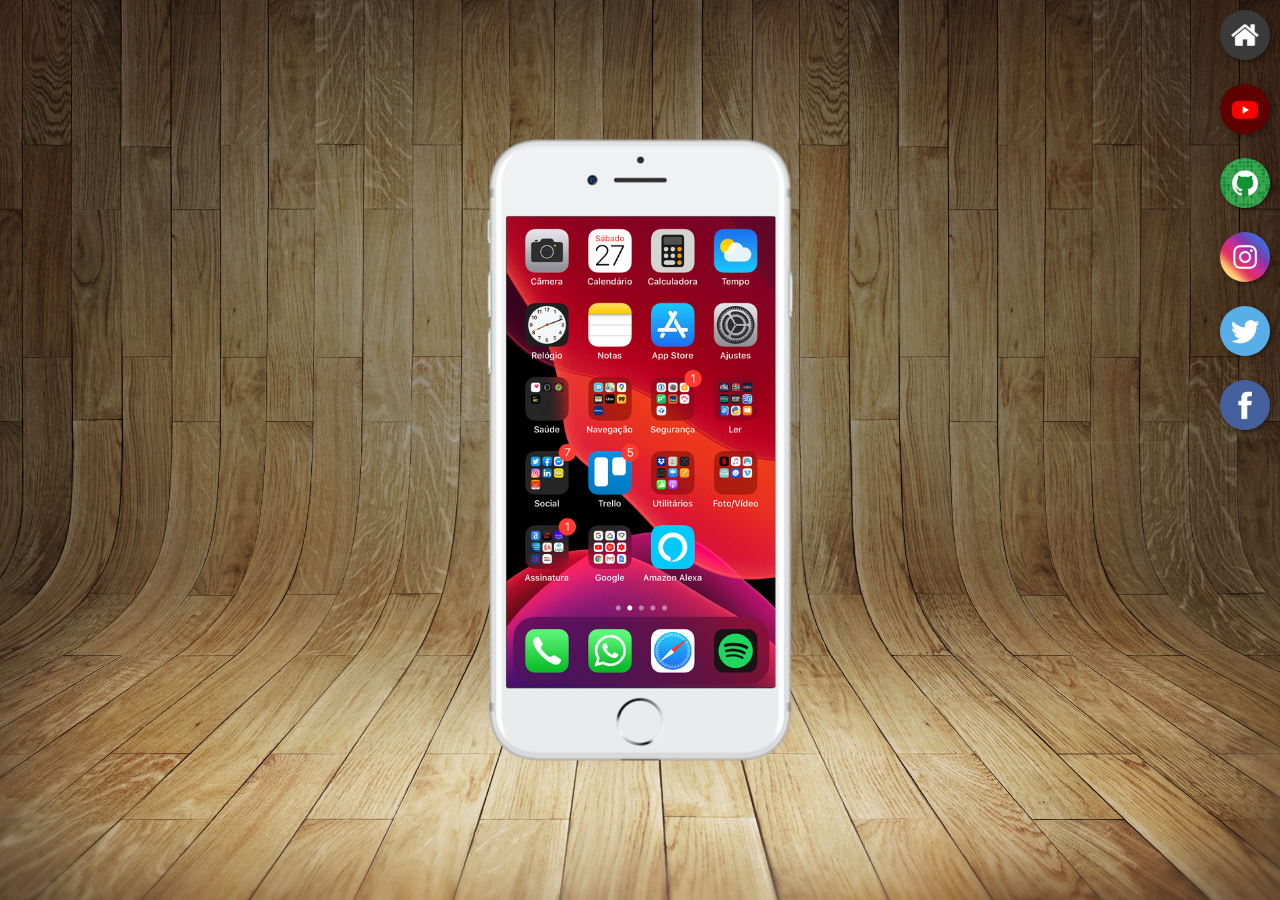
<file: index.html>
<!DOCTYPE html>
<html lang="pt-br">
<head>
    <meta charset="UTF-8">
    <meta name="viewport" content="width=device-width, initial-scale=1.0">
    <link rel="shortcut icon" href="favicon.ico" type="image/x-icon">
    <link rel="stylesheet" href="estilos/style.css">
    <title>Projeto Redes Sociais</title>
</head>
<body>
    <main>
        <section id="telefone">
            <iframe src="home.html" name="tela" id="tela" frameborder="0">
                Seu navegador não é compatível com isso!
            </iframe>
        </section>
        <section id="redes-sociais">
            <a href="home.html" target="tela"><img src="imagens/logo-home.jpg" alt="home"></a><br>
            <a href="youtube.html" target="tela"><img src="imagens/logo-youtube.jpg" alt="youtube"></a><br>
            <a href="github.html" target="tela"><img src="imagens/logo-github.jpg" alt="github"></a><br>
            <a href="instagram.html" target="tela"><img src="imagens/logo-instagram.jpg" alt="instagram"></a><br>
            <a href="twitter.html" target="tela"><img src="imagens/logo-twitter.jpg" alt=""></a><br>
            <a href="facebook.html" target="tela"><img src="imagens/logo-facebook.jpg" alt=""></a>
        </section>
    </main>
</body>
</html>
</file>
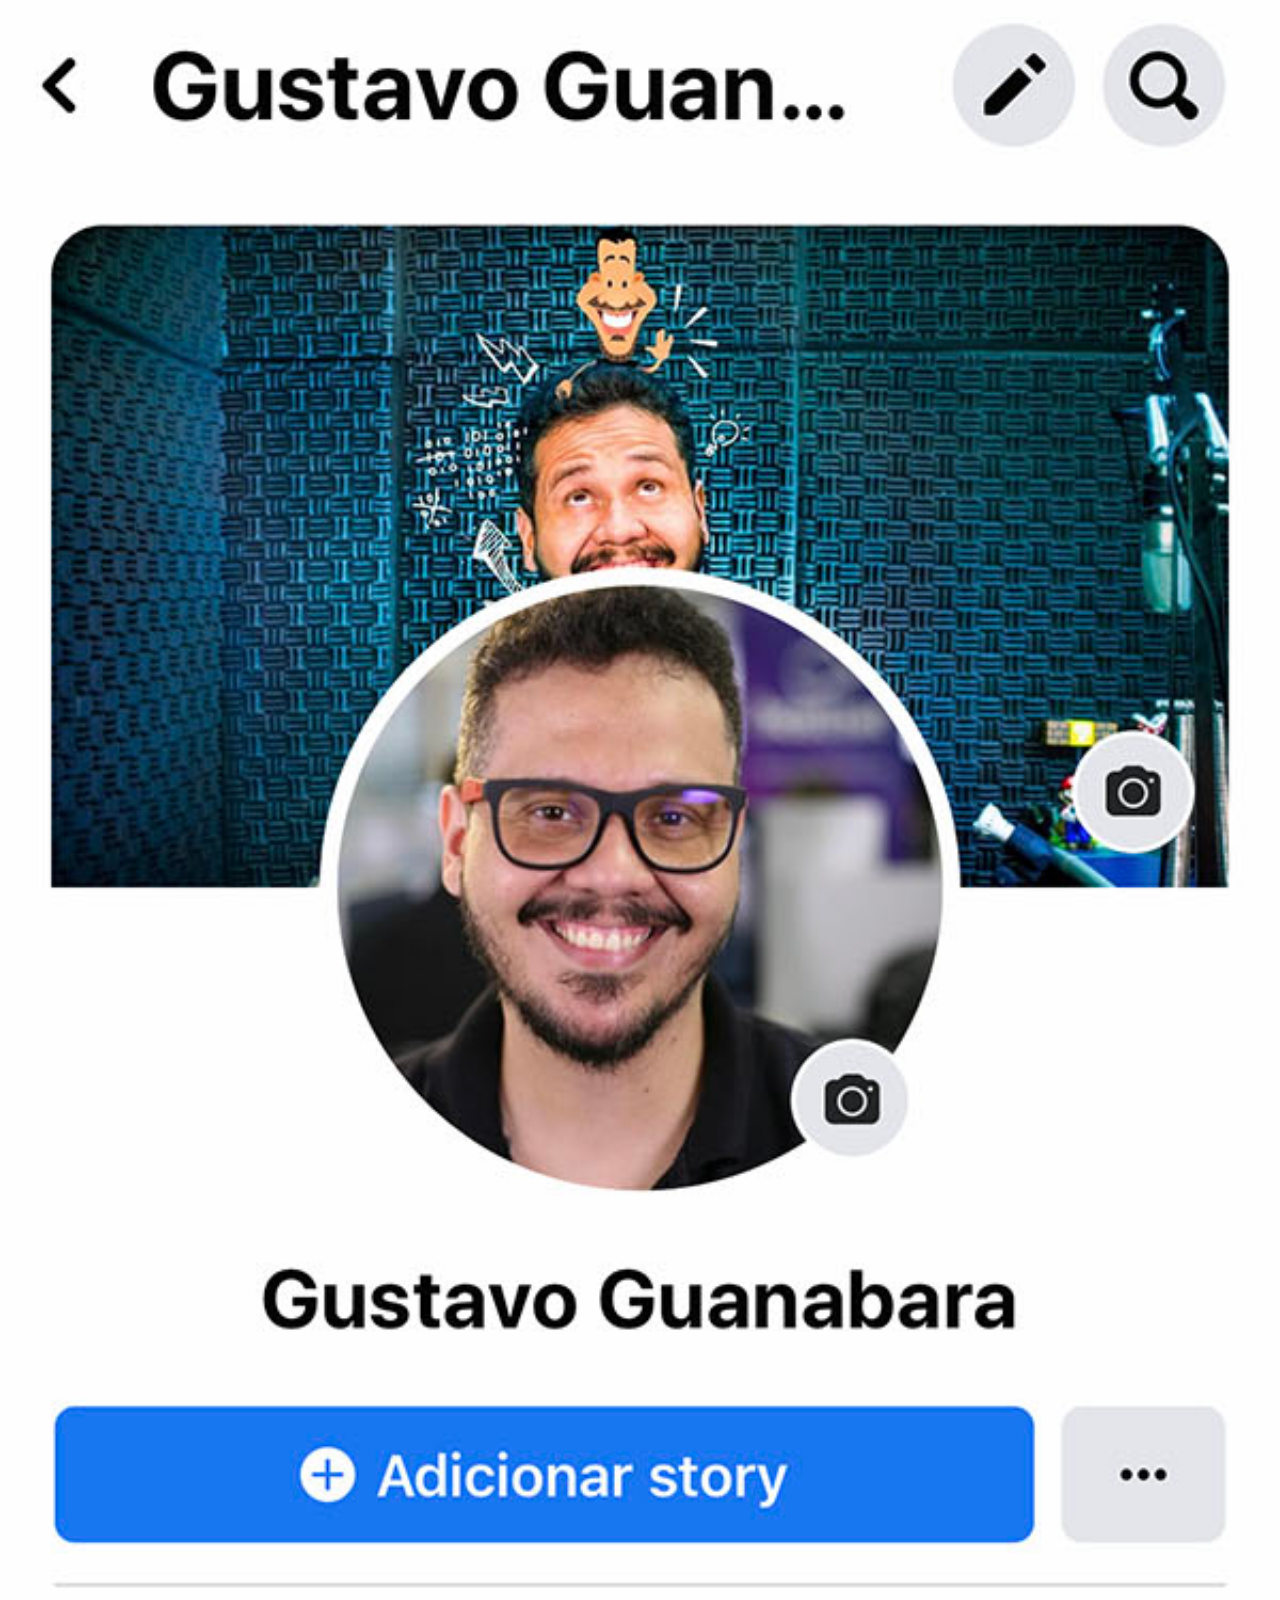
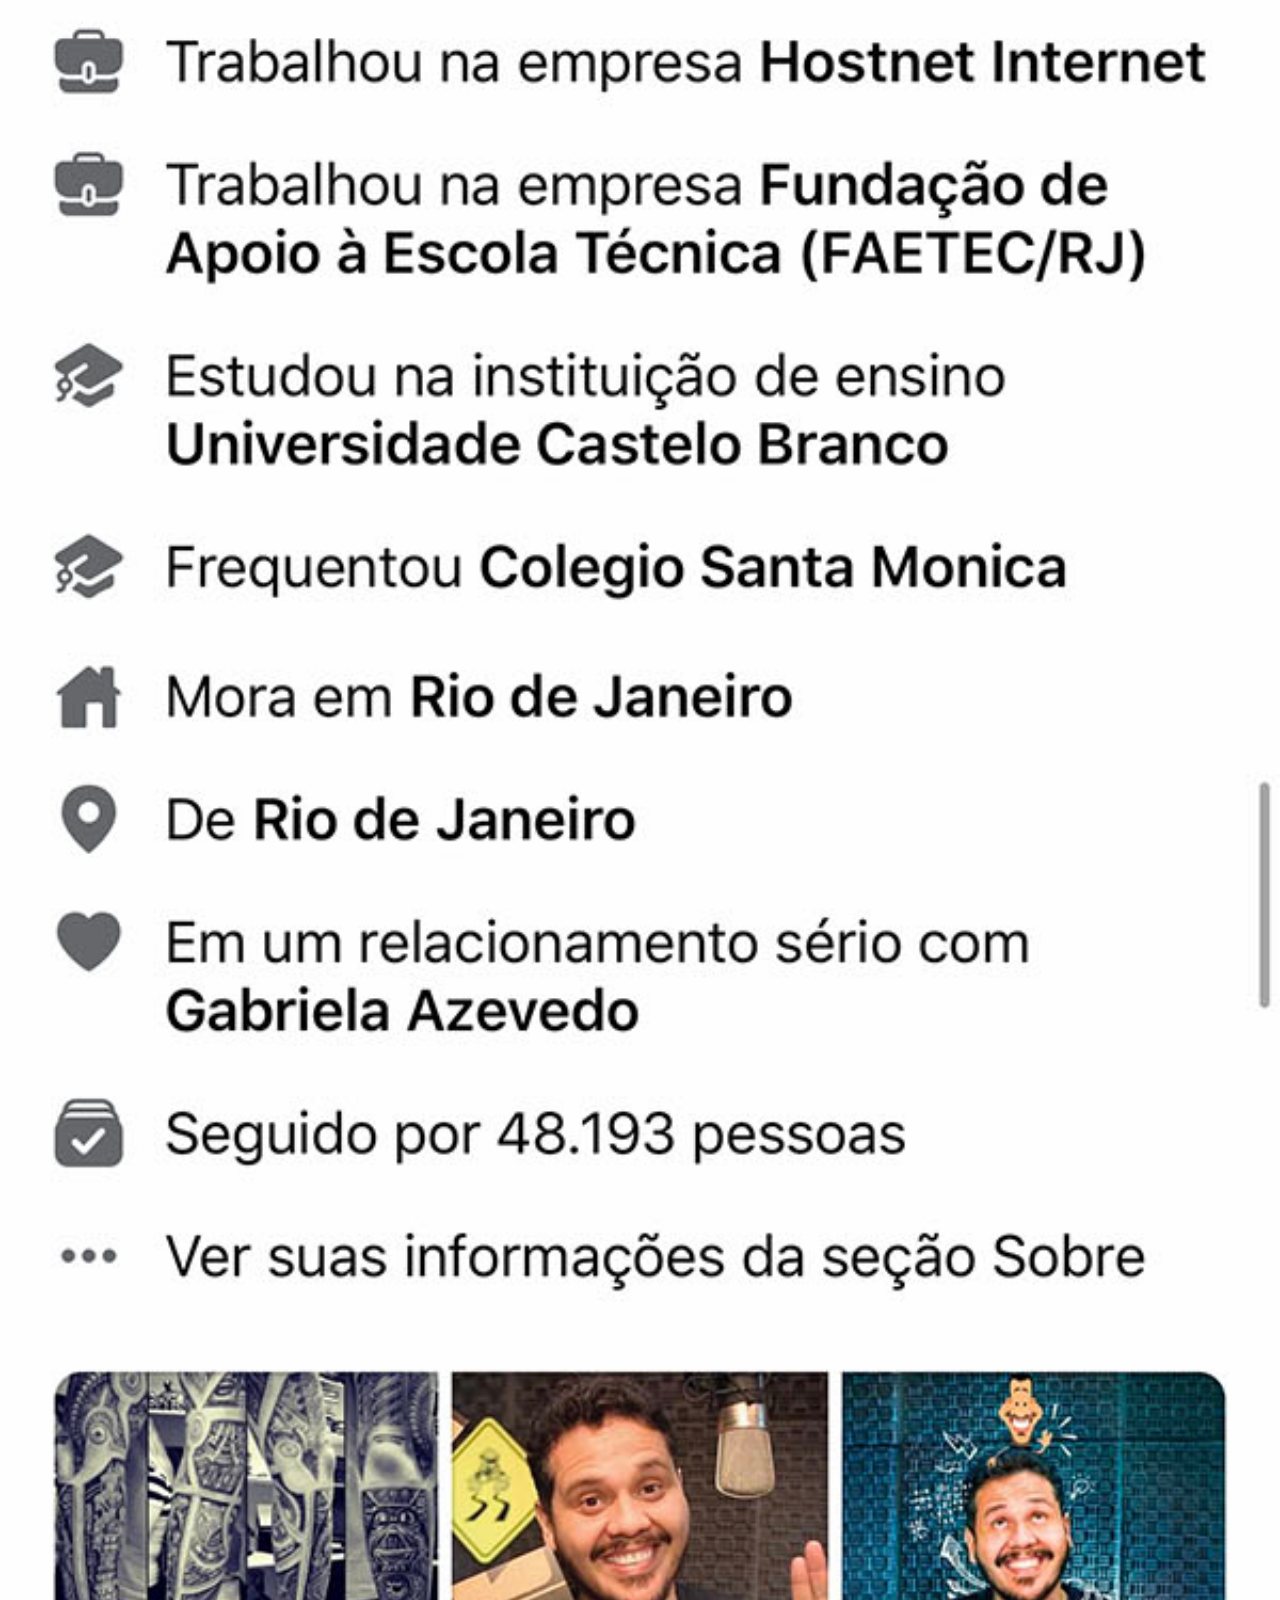
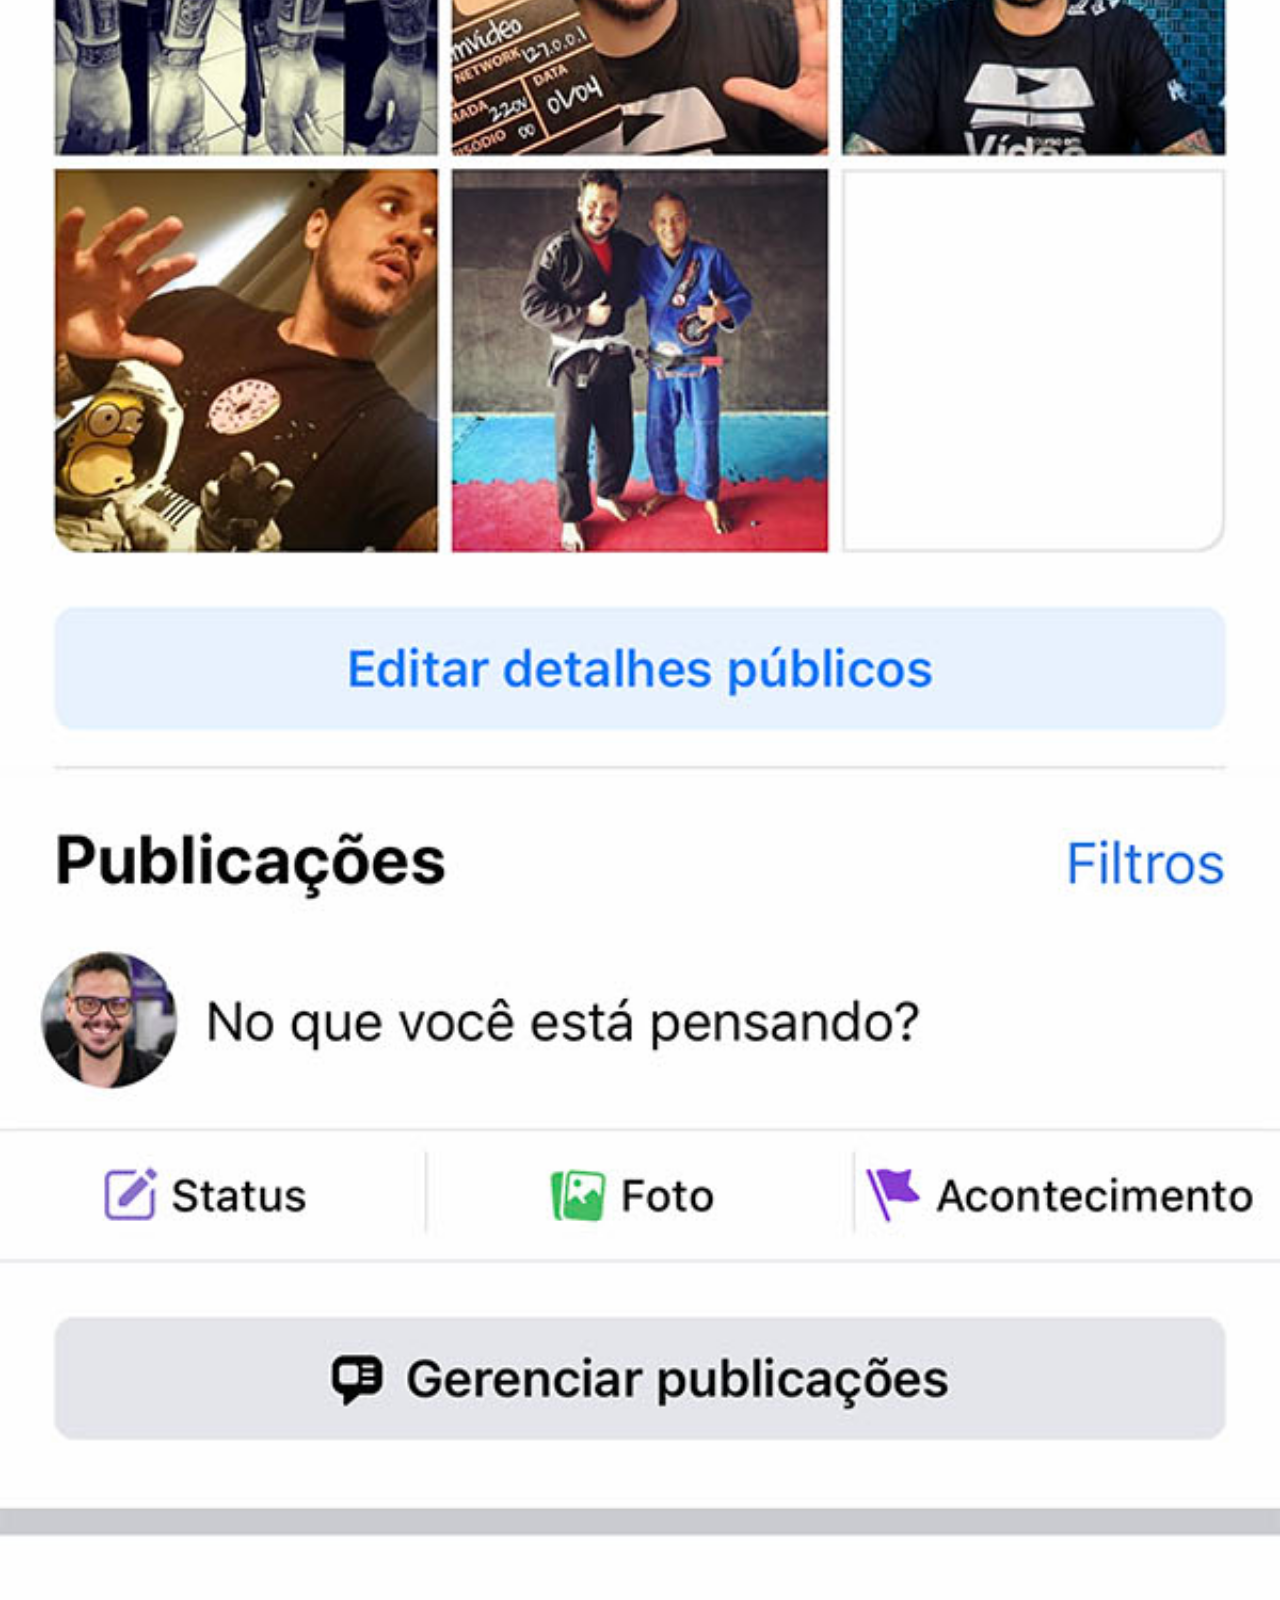
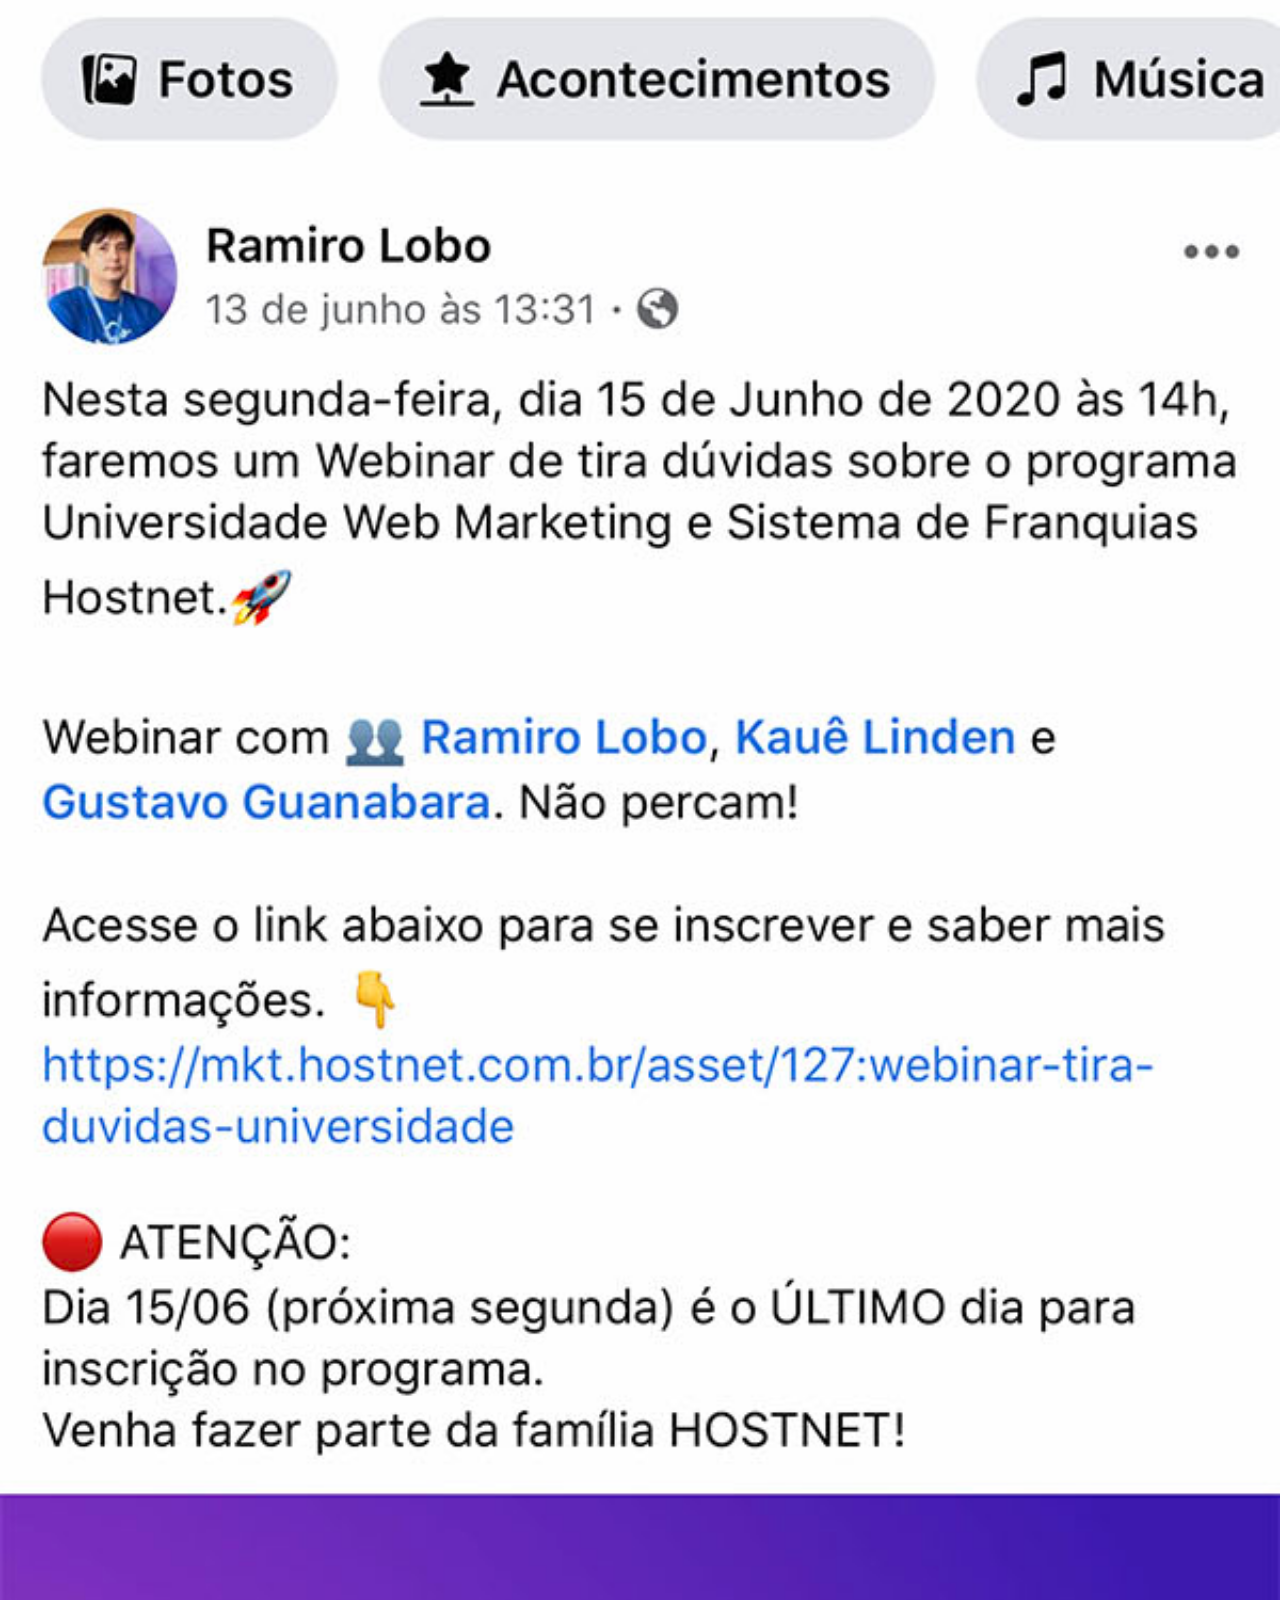
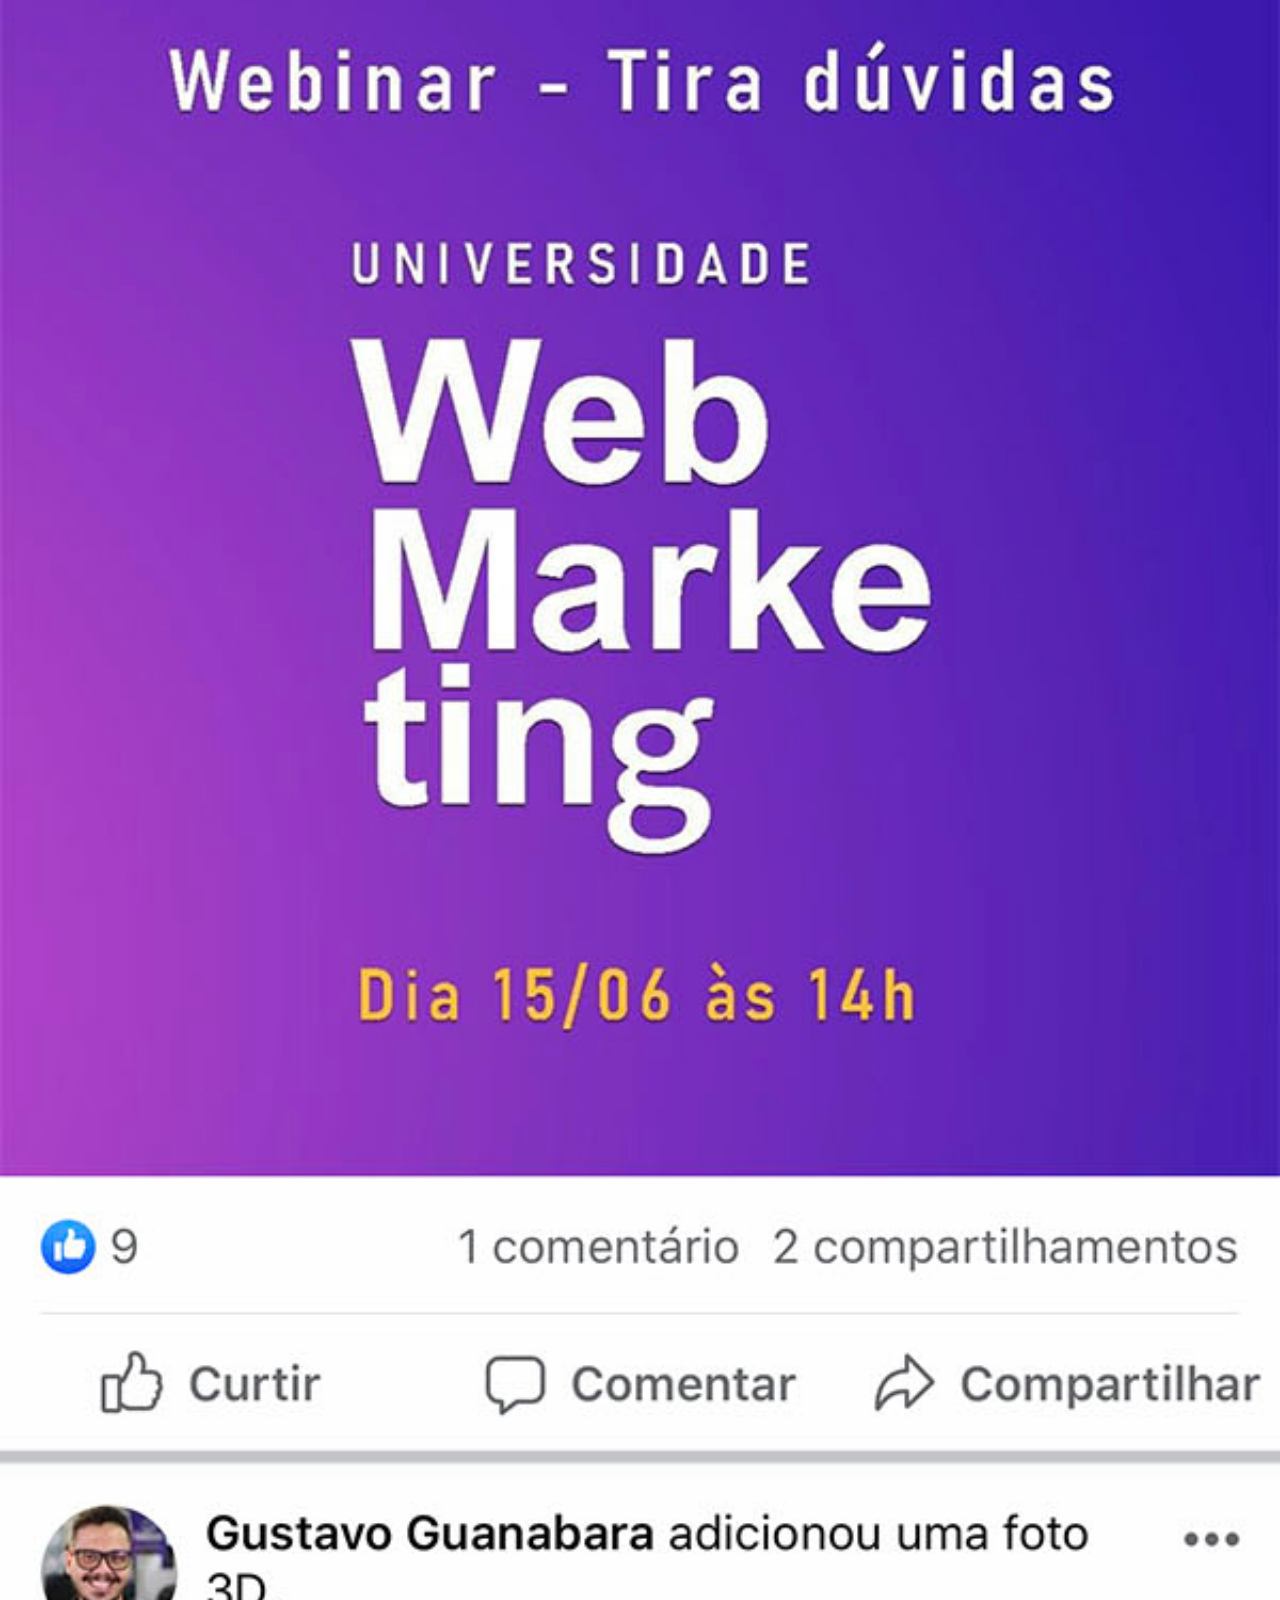
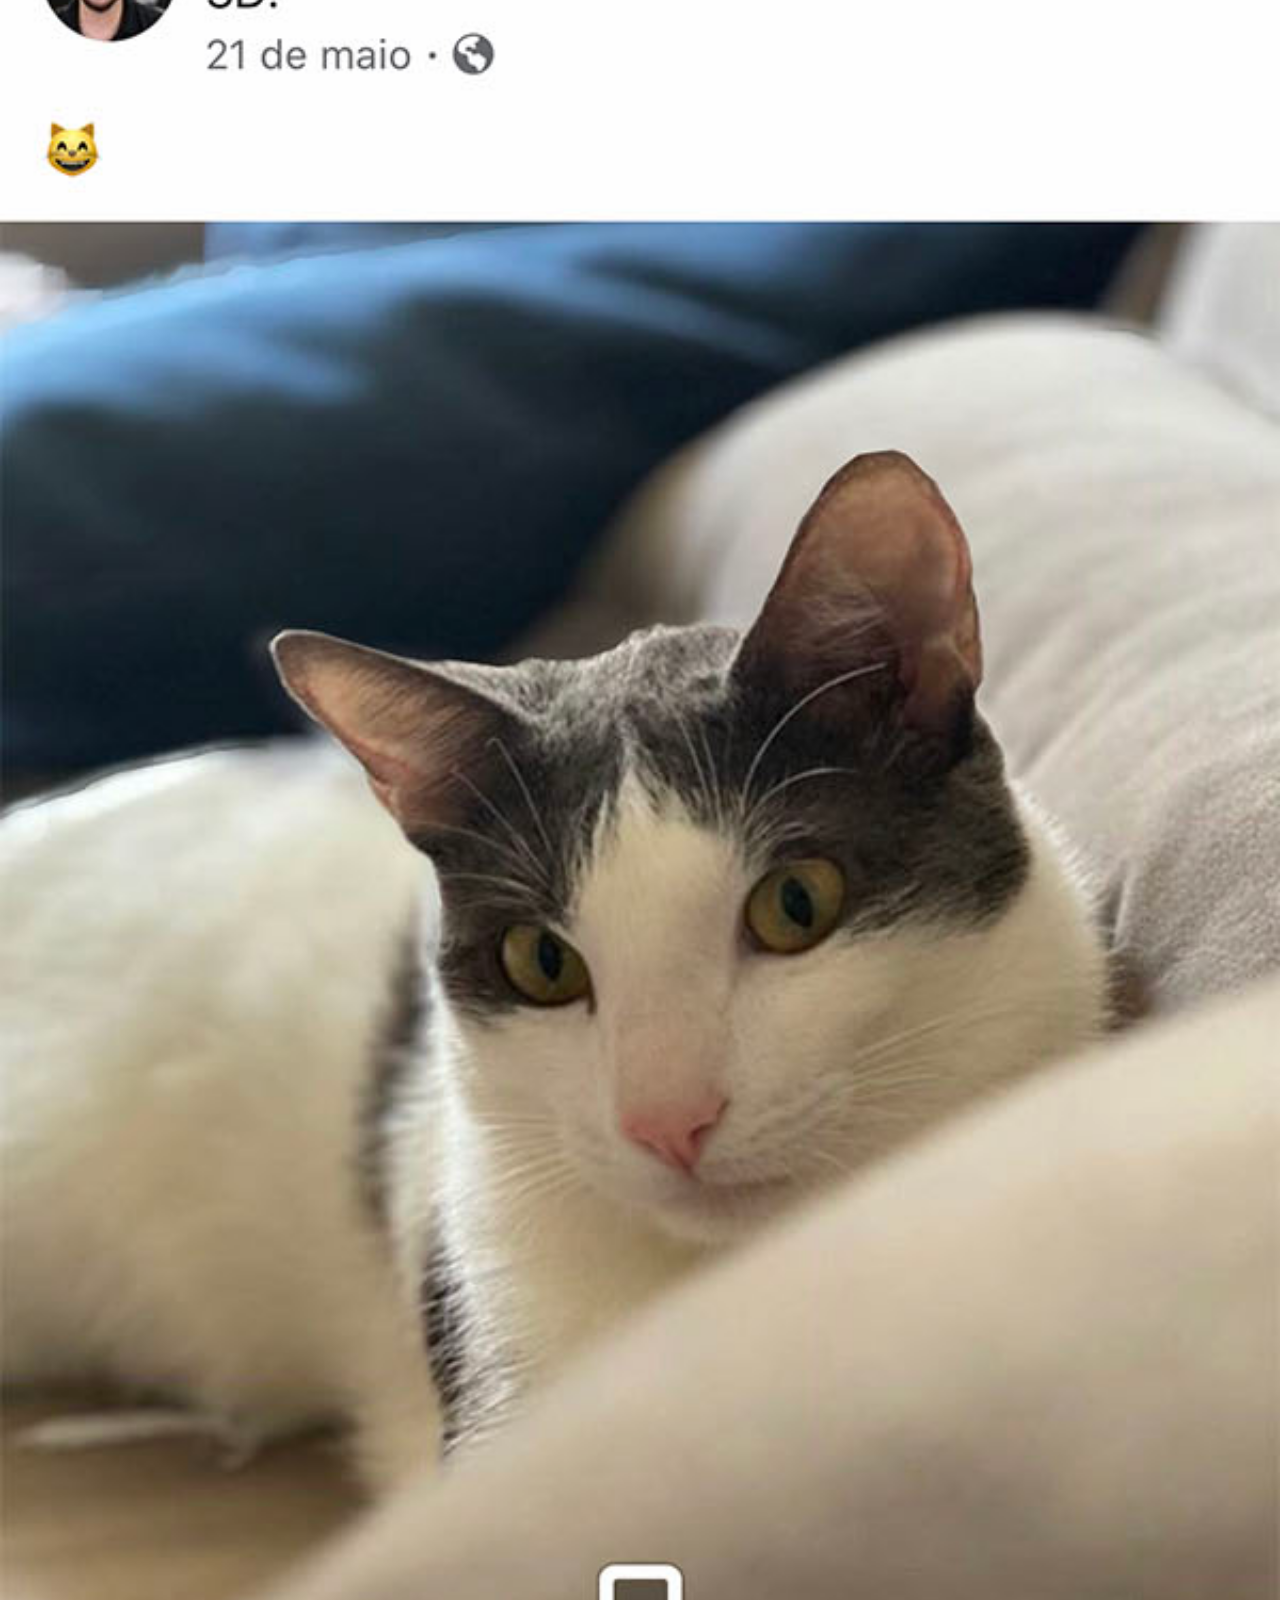
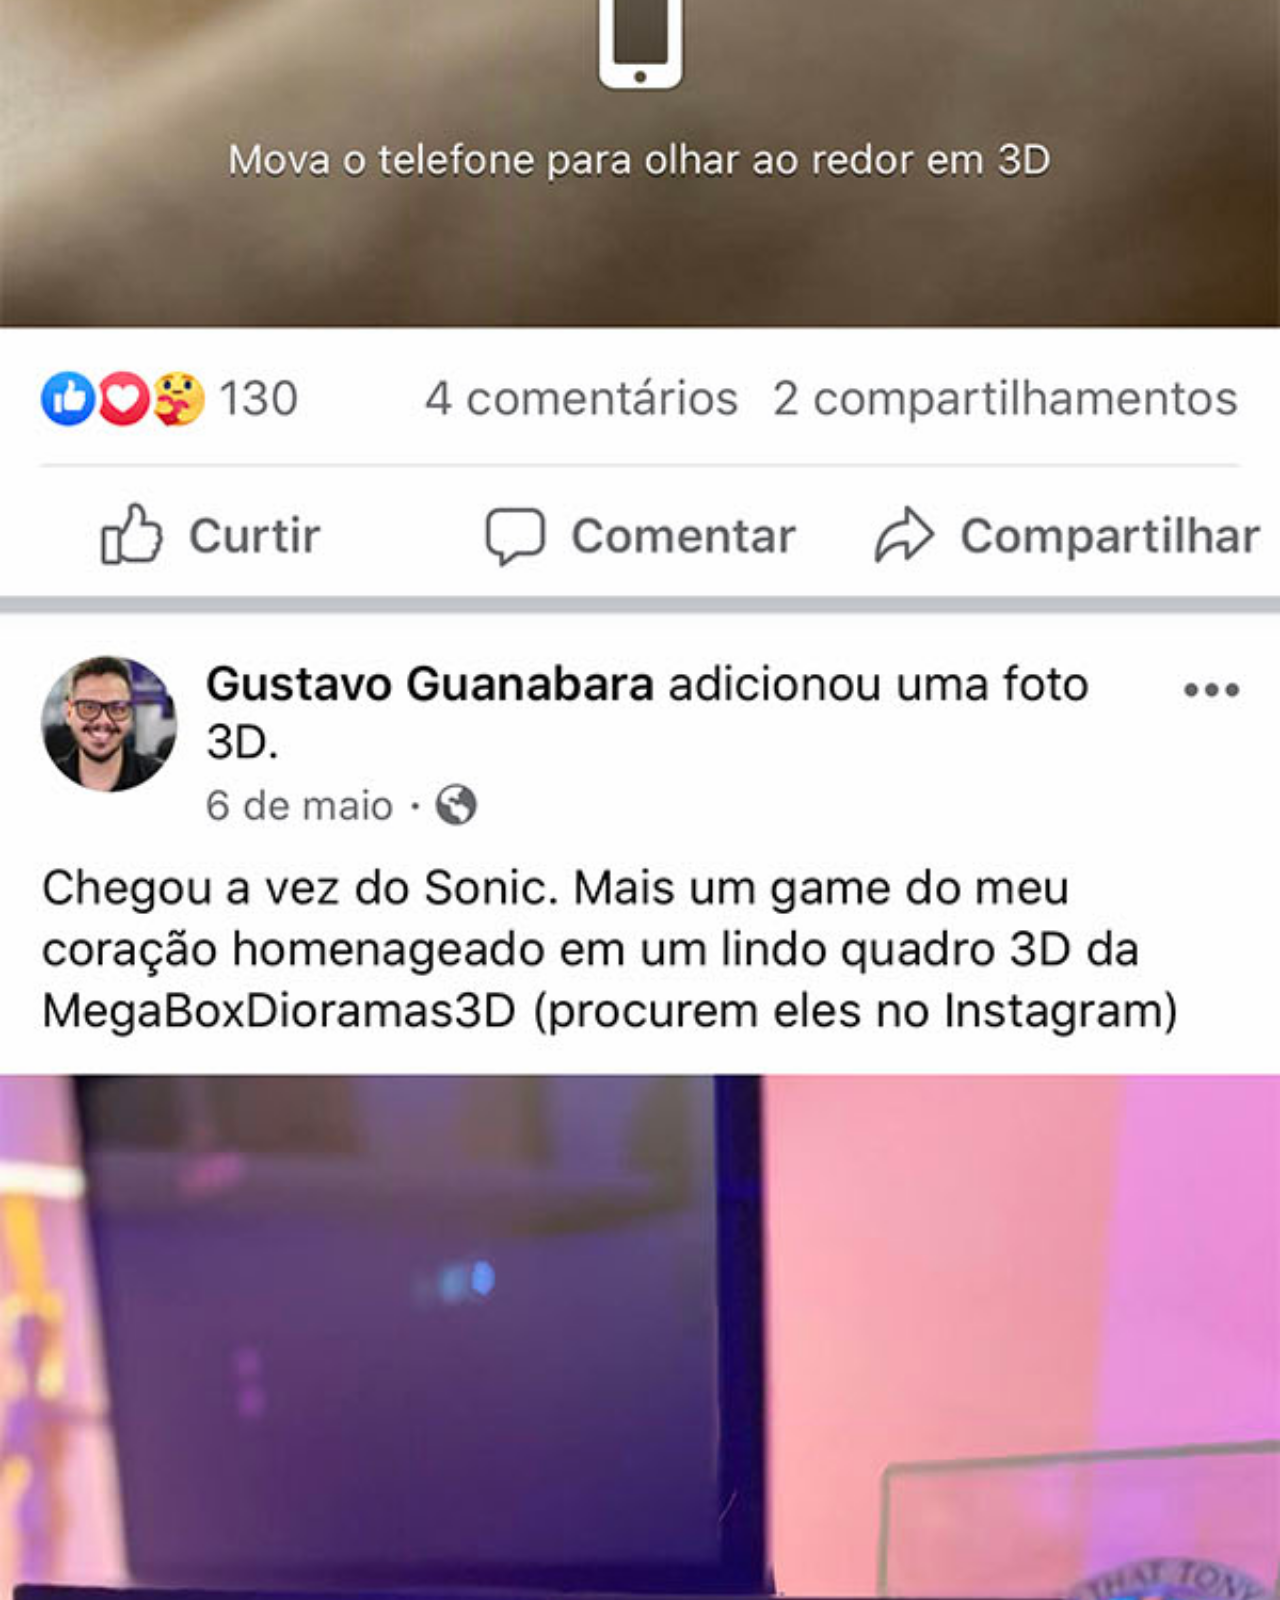
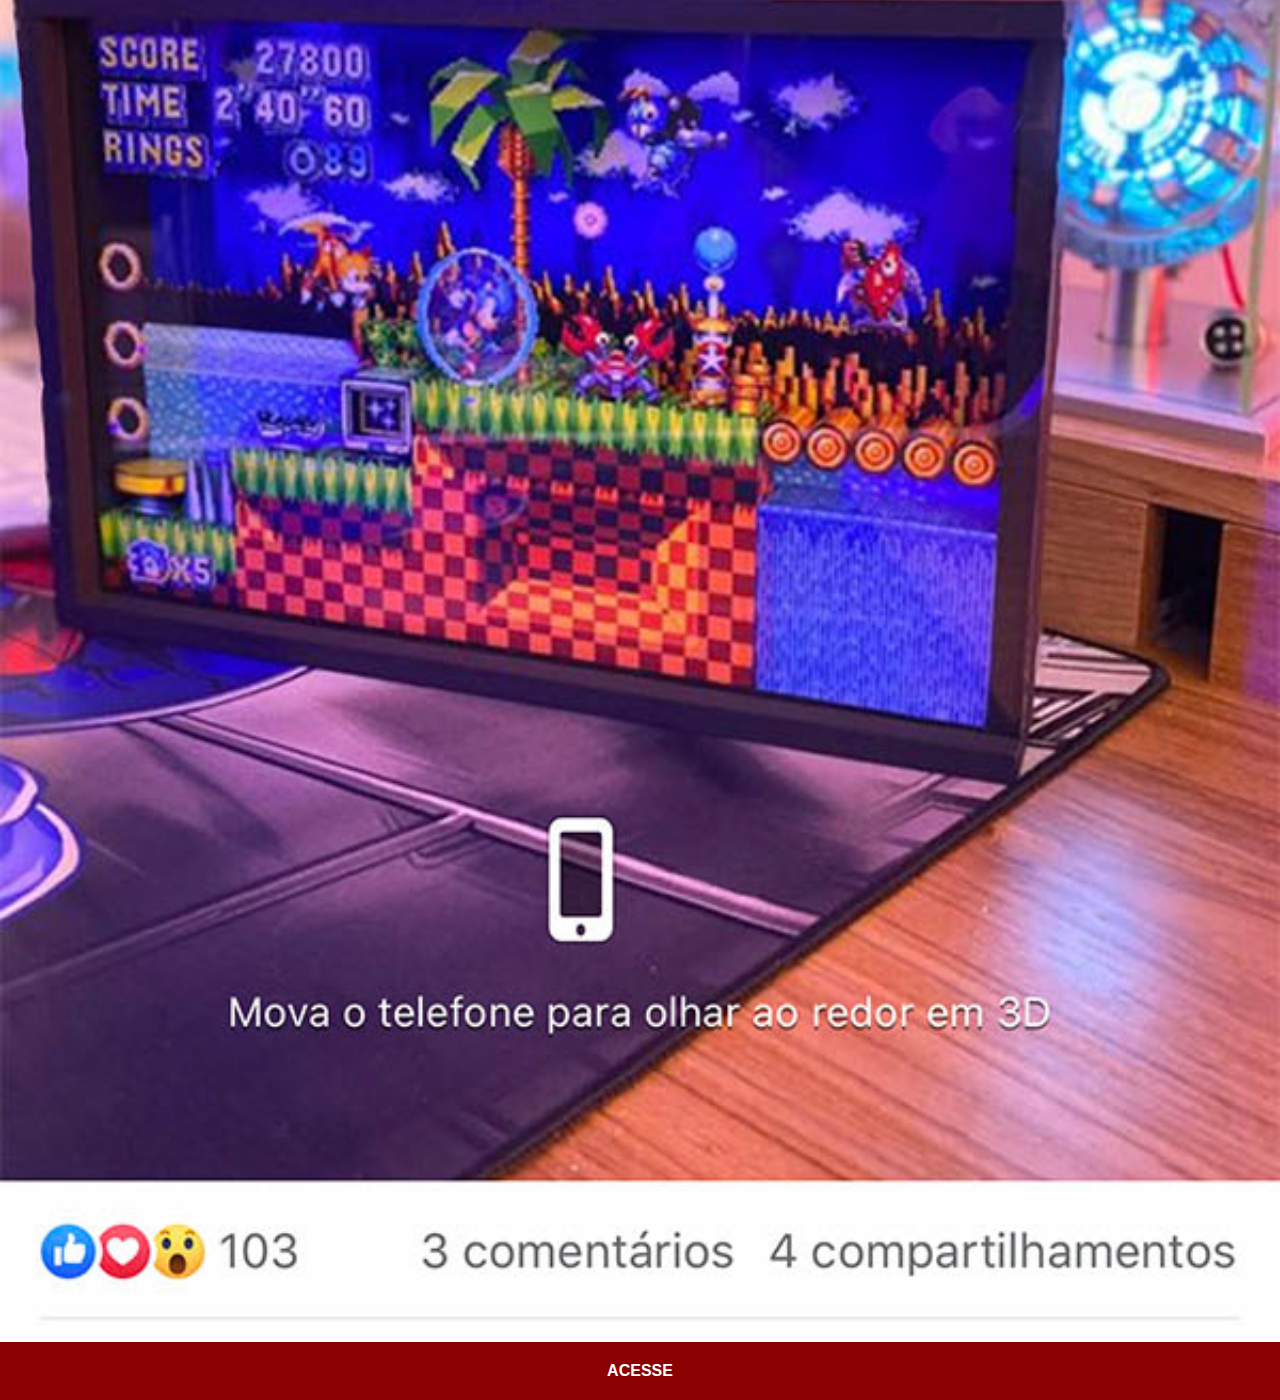
<file: facebook.html>
<!DOCTYPE html>
<html lang="pt-br">
<head>
    <meta charset="UTF-8">
    <meta name="viewport" content="width=device-width, initial-scale=1.0">
    <title>Facebook</title>
    <link rel="stylesheet" href="estilos/social.css">
</head>
<body>
    <img src="imagens/tela-facebook.jpg" alt="Facebook">
    <a href="https://www.facebook.com/gustavoguanabara/?locale=pt_BR" target="_blank">ACESSE</a>
</body>
</html>
</file>
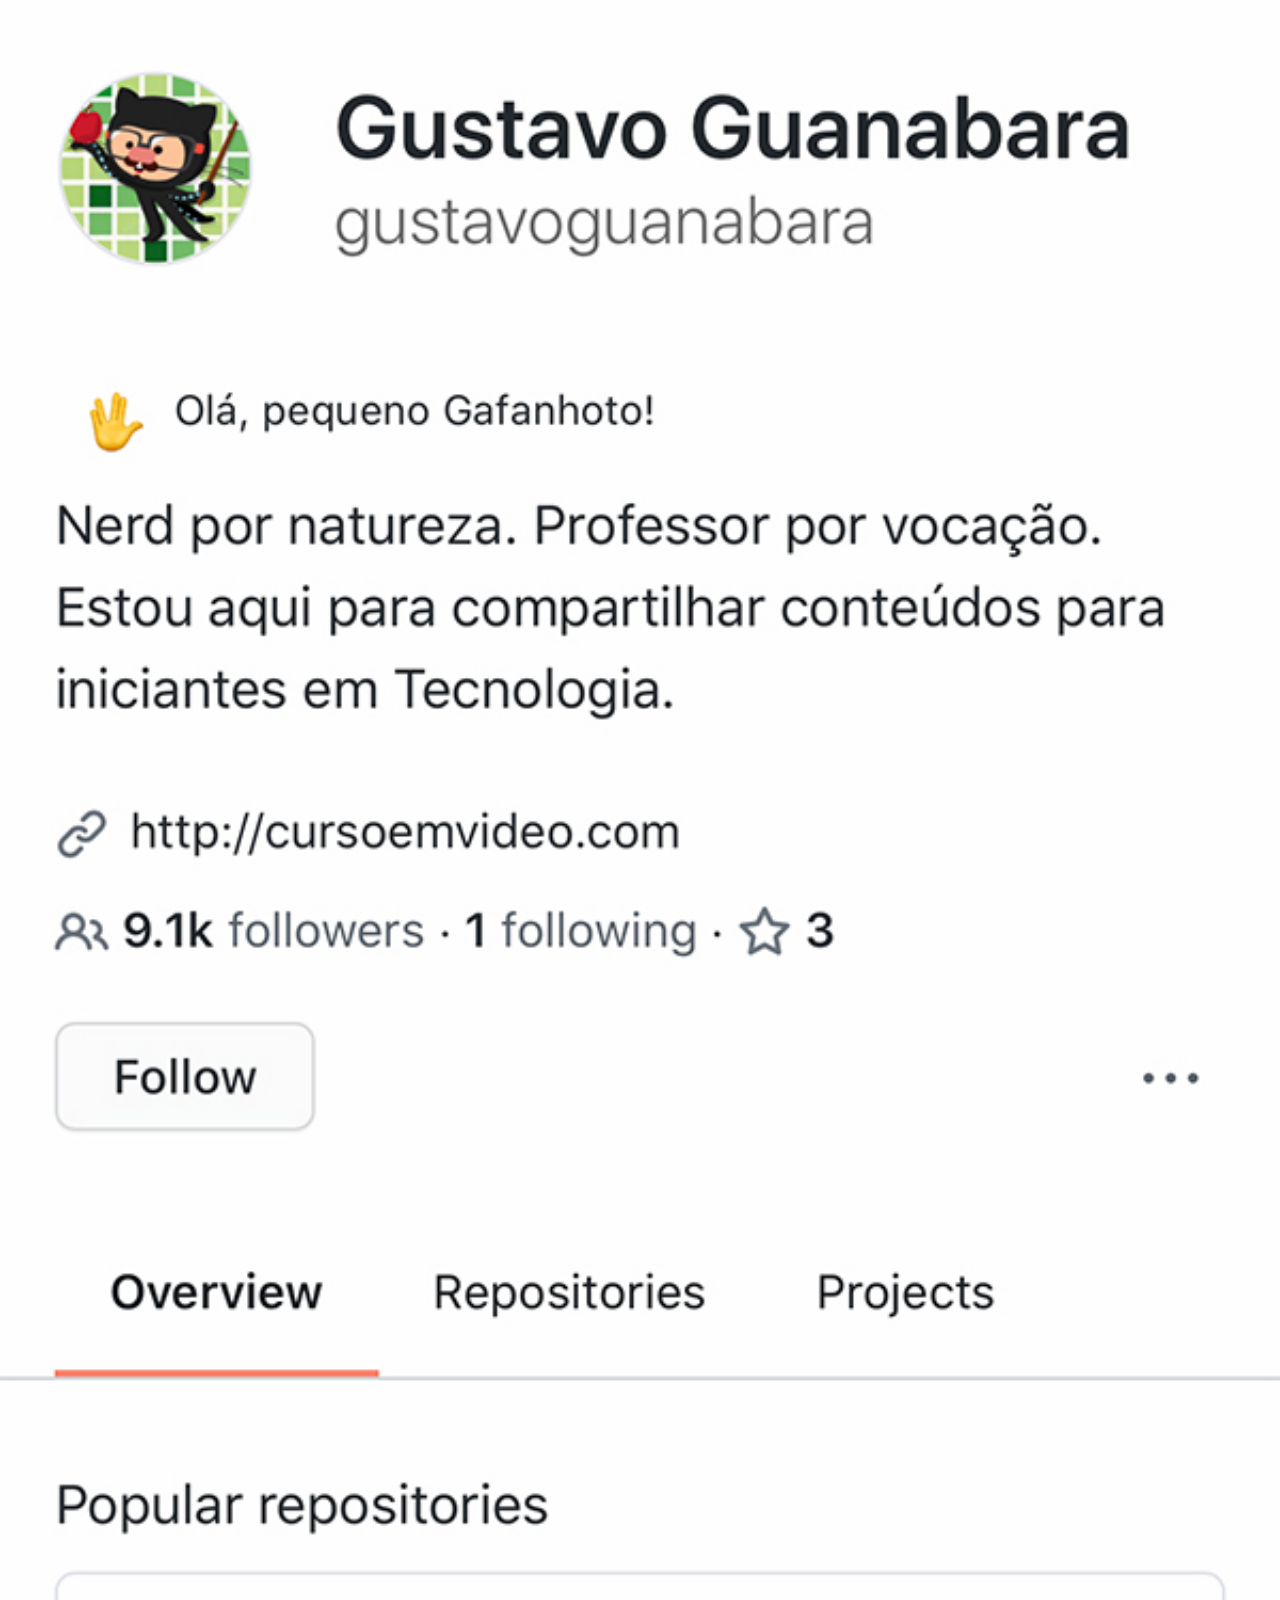
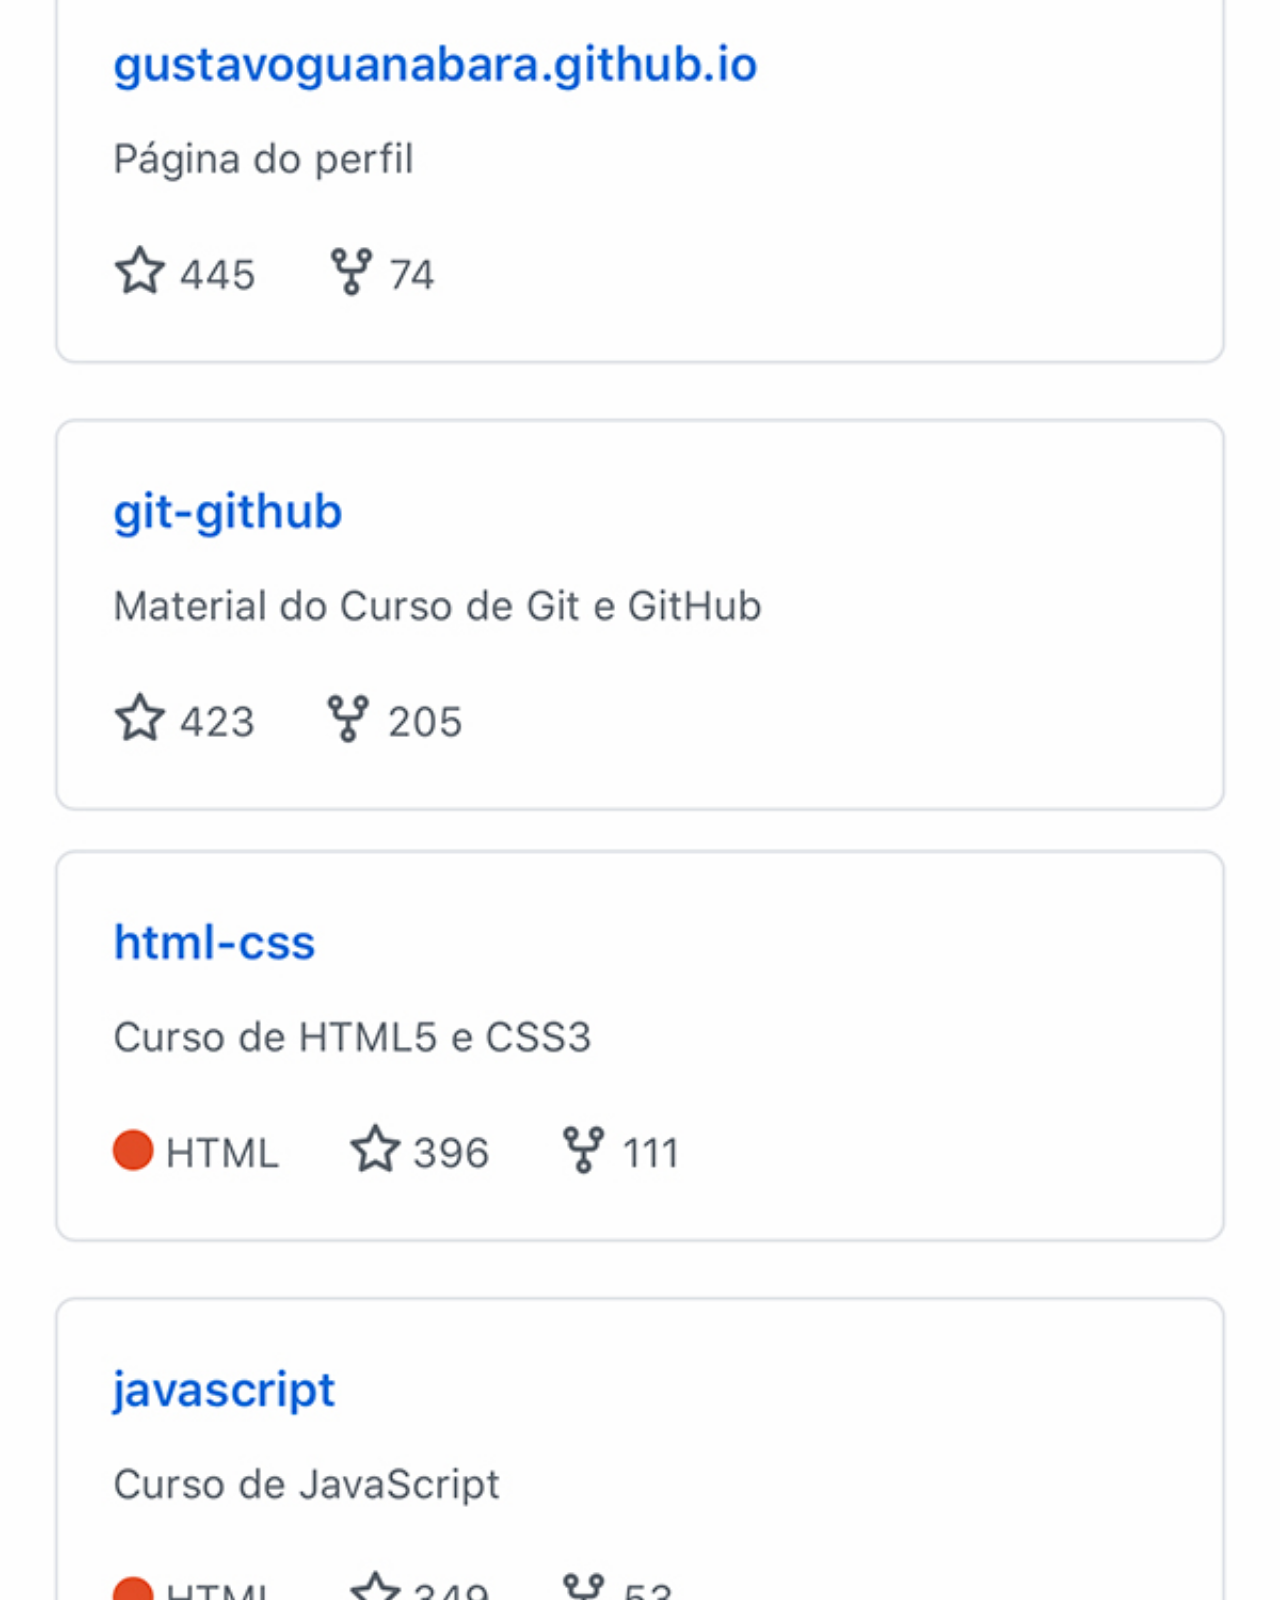
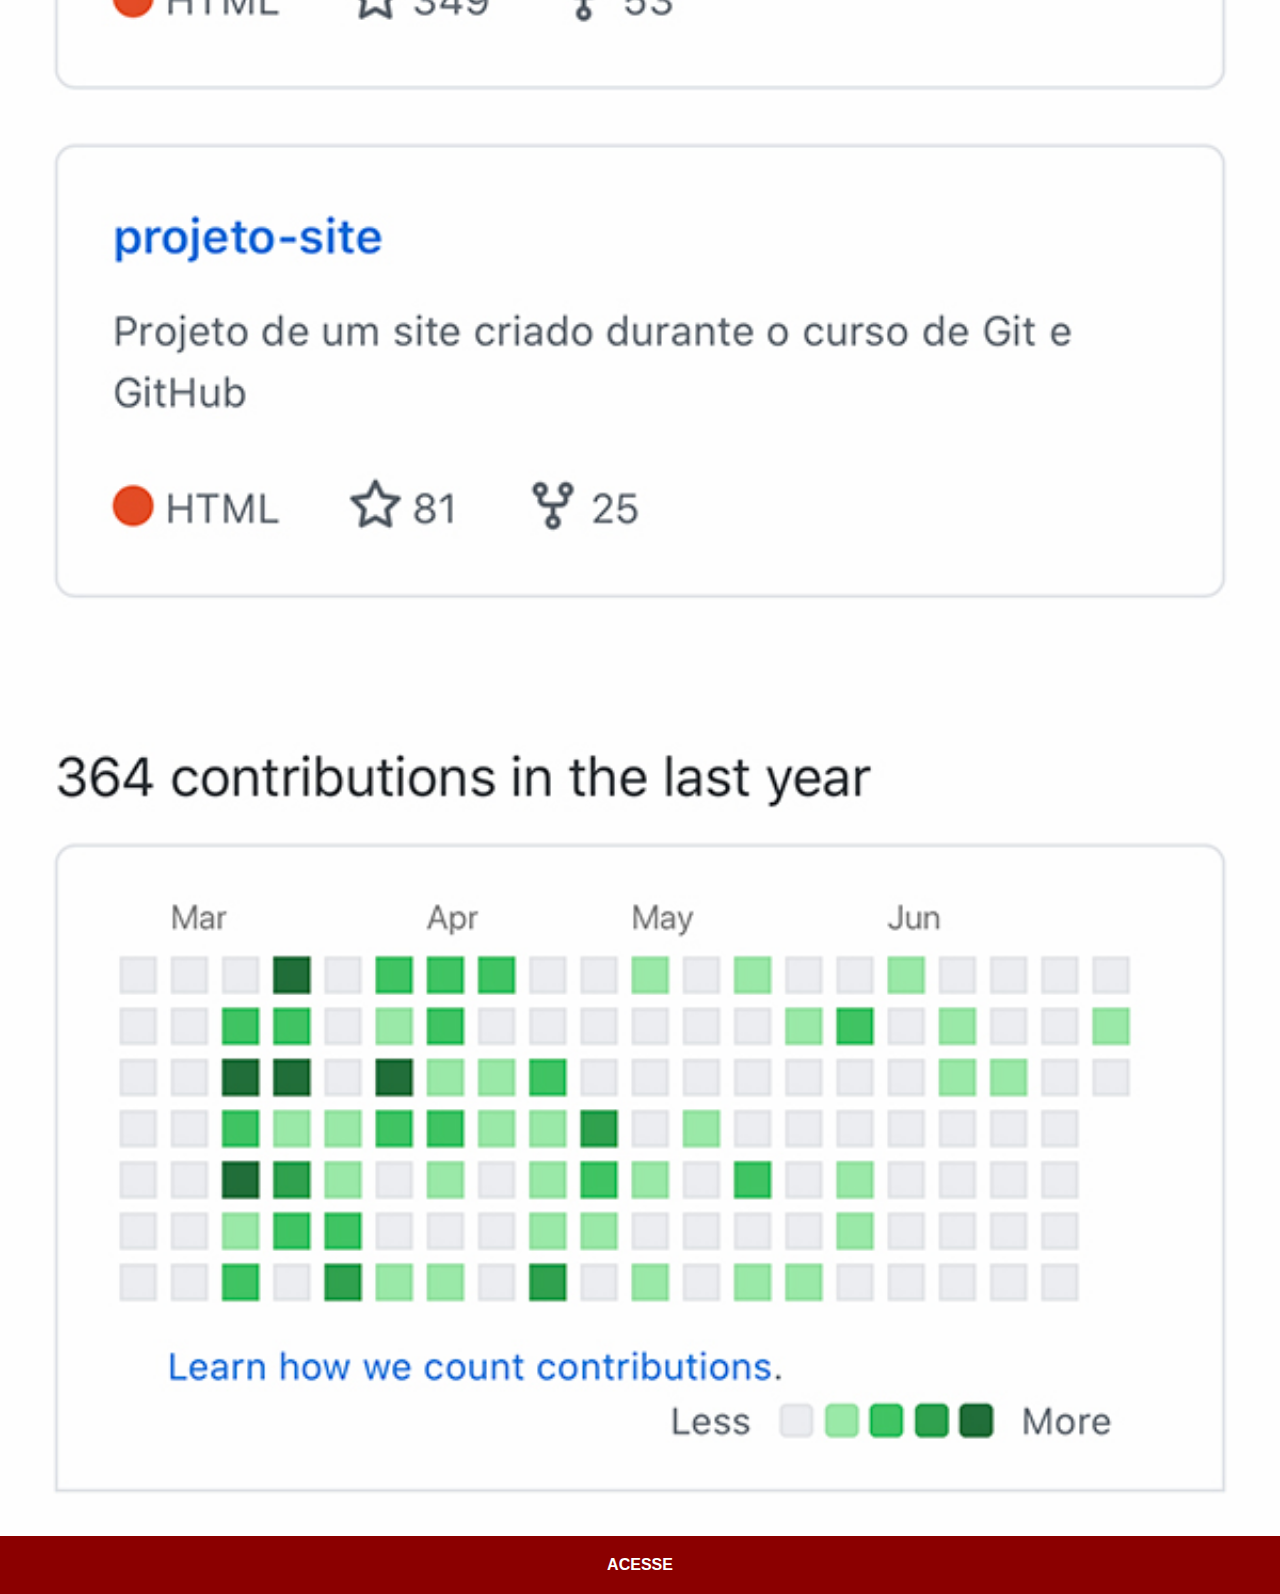
<file: github.html>
<!DOCTYPE html>
<html lang="pt-br">
<head>
    <meta charset="UTF-8">
    <meta name="viewport" content="width=device-width, initial-scale=1.0">
    <title>Github</title>
    <link rel="stylesheet" href="estilos/social.css">
</head>
<body>
    <img src="imagens/tela-github.jpg" alt="github">
    <a href="https://gustavoguanabara.github.io/" target="_blank">ACESSE</a>
</body>
</html>
</file>
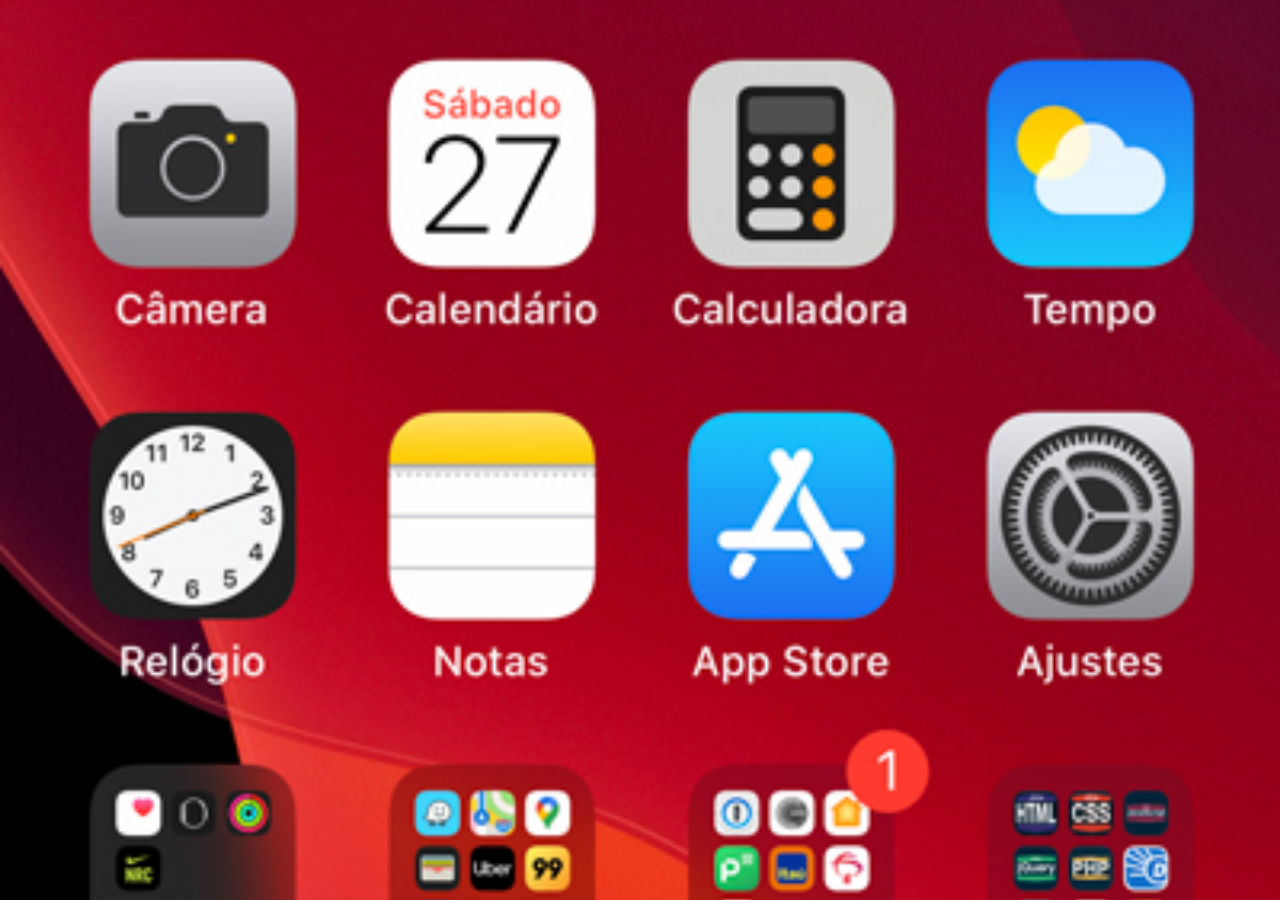
<file: home.html>
<!DOCTYPE html>
<html lang="pt-br">
<head>
    <meta charset="UTF-8">
    <meta name="viewport" content="width=device-width, initial-scale=1.0">
    <title>Home</title>
</head>
<style>
    * {
        margin: 0;
        padding: 0;
    }

    body {
        width: 100vw;
        height: 100vh;
        background: black url('imagens/tela-home.jpg') no-repeat top center;
        background-size: cover;
    }
</style>
<body>
    
</body>
</html>
</file>
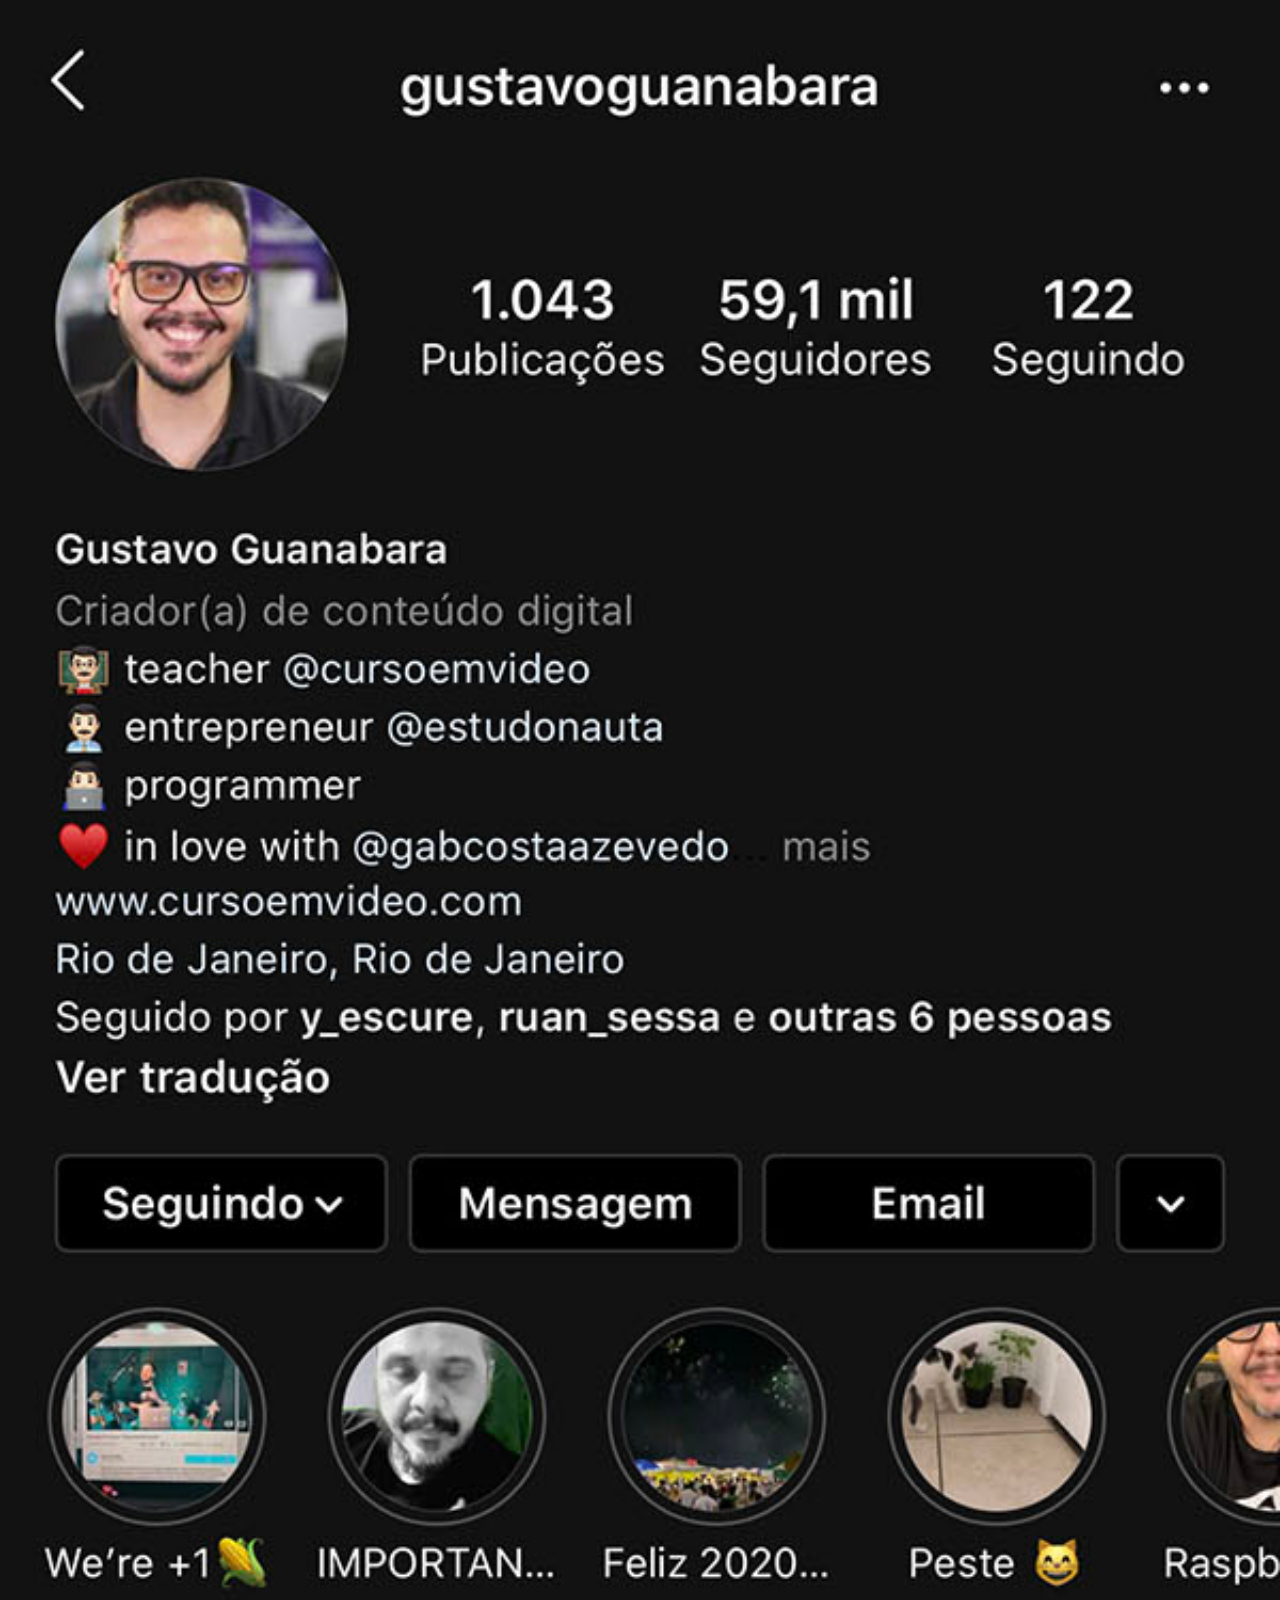
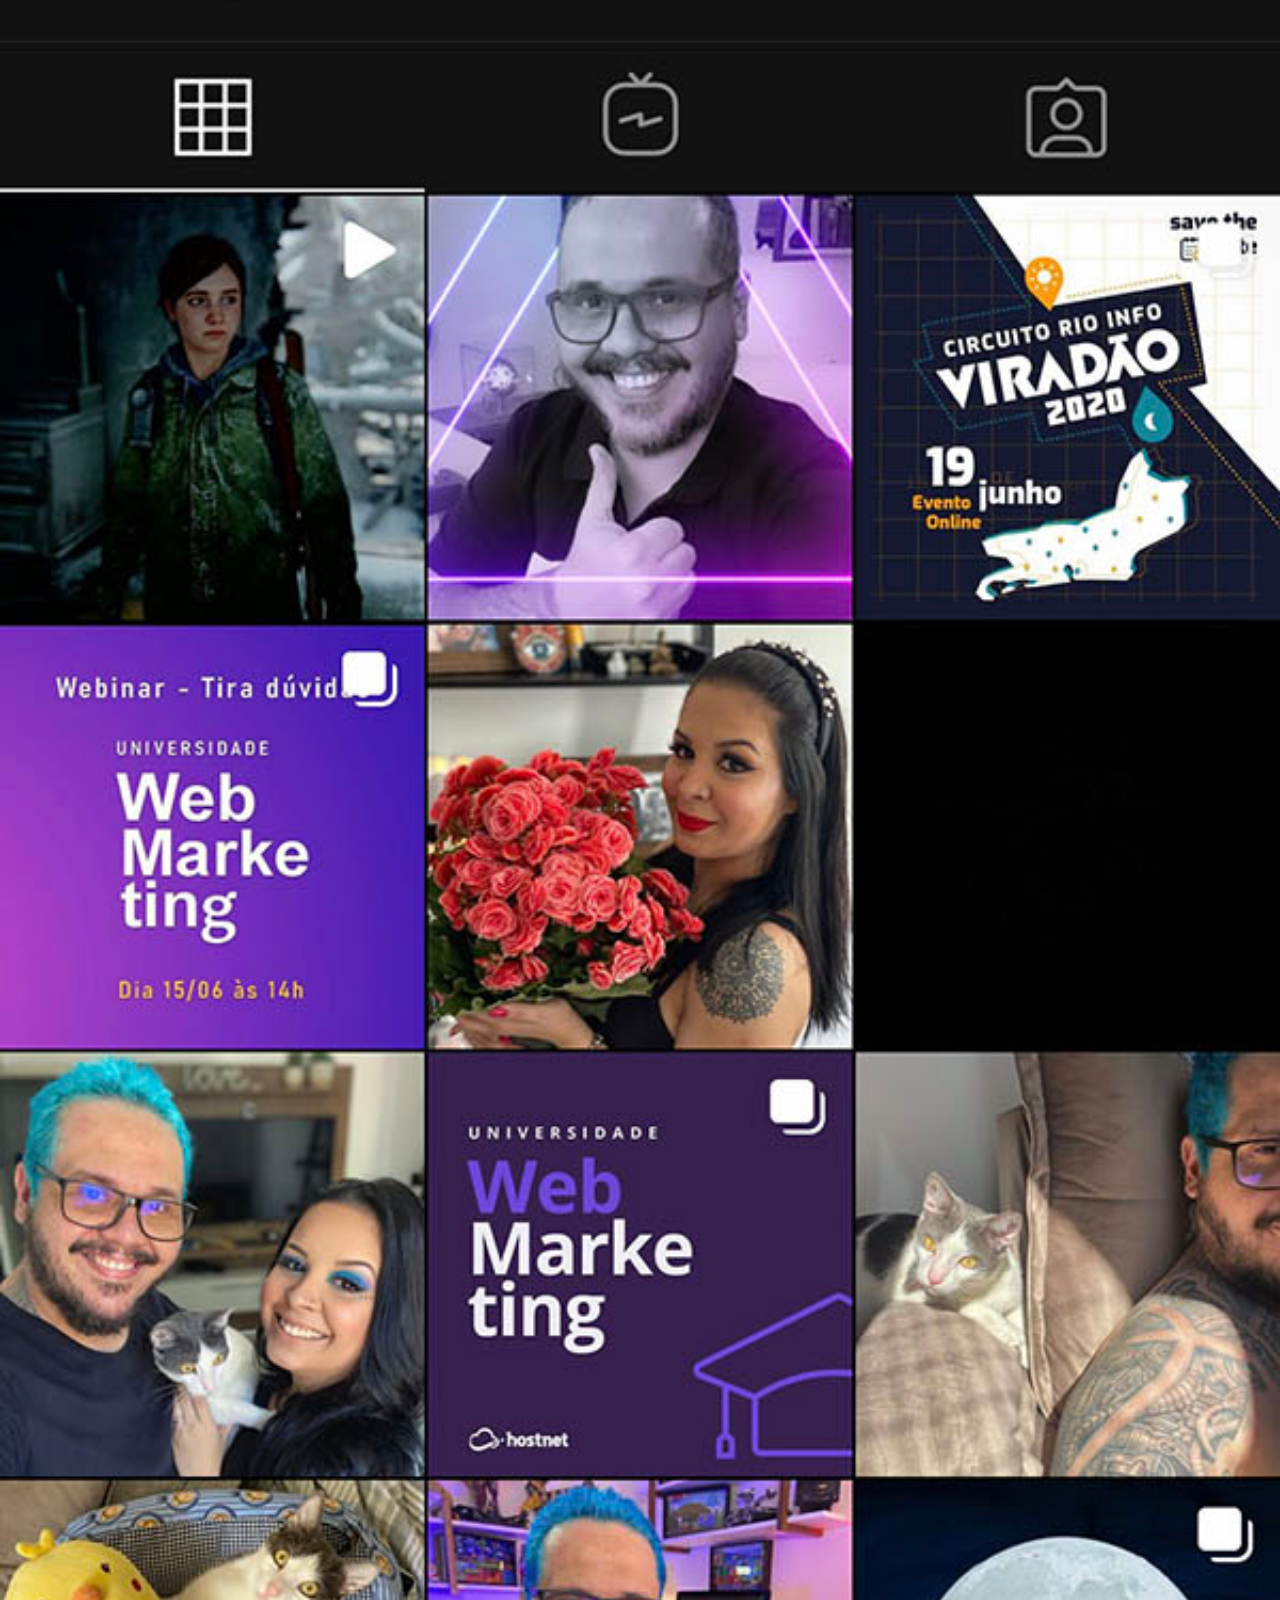
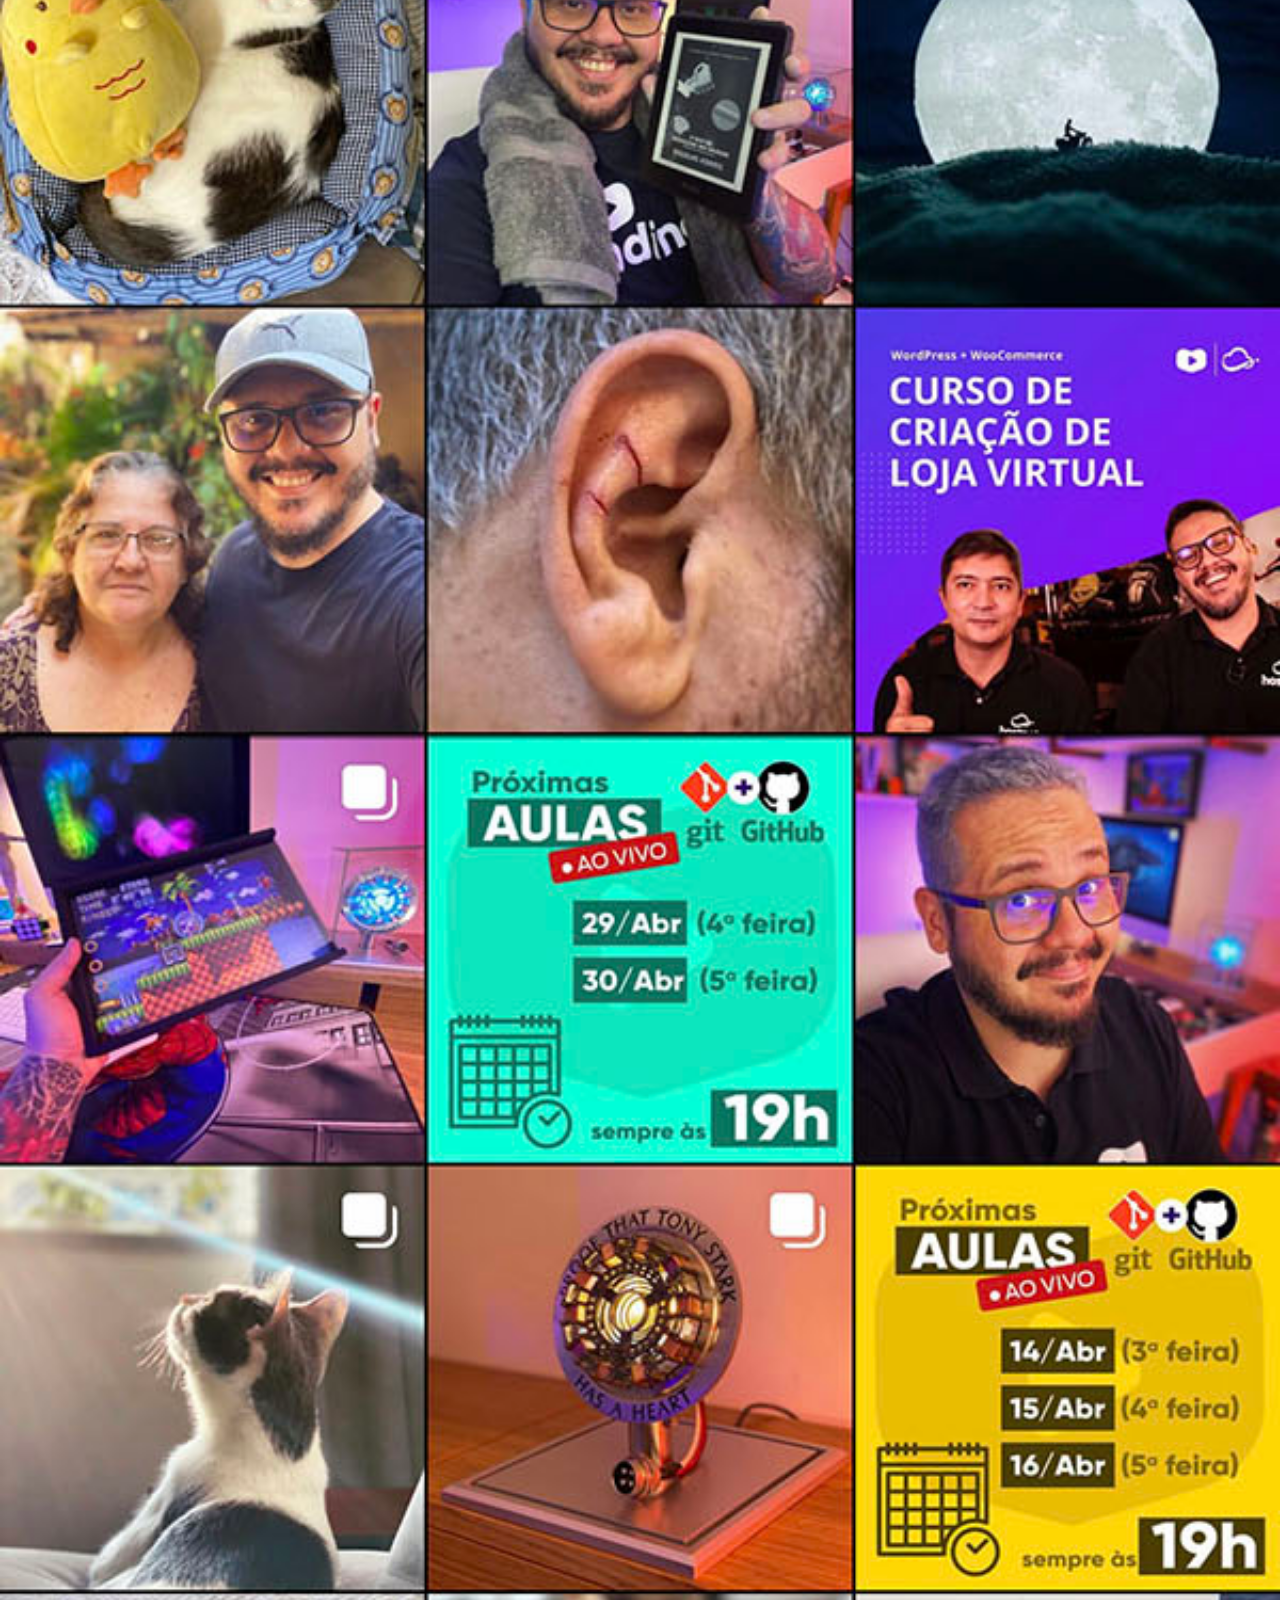
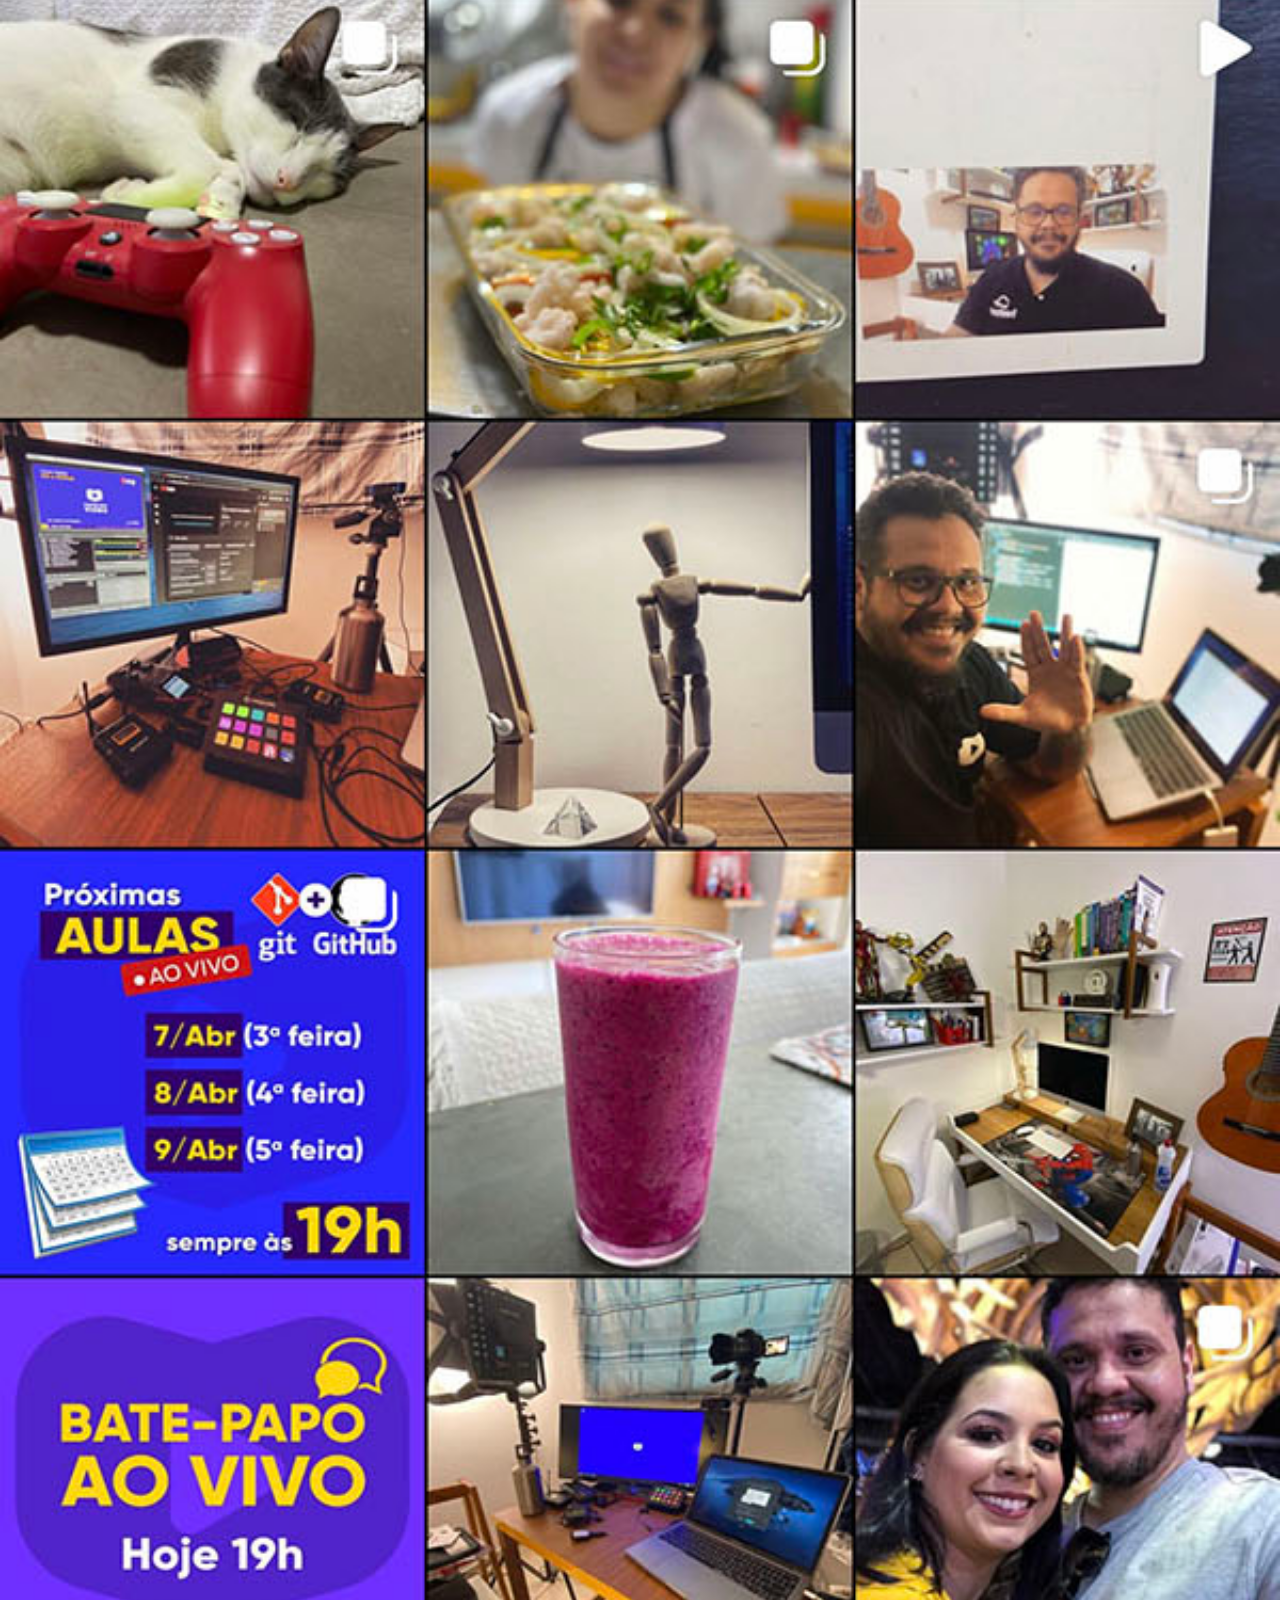
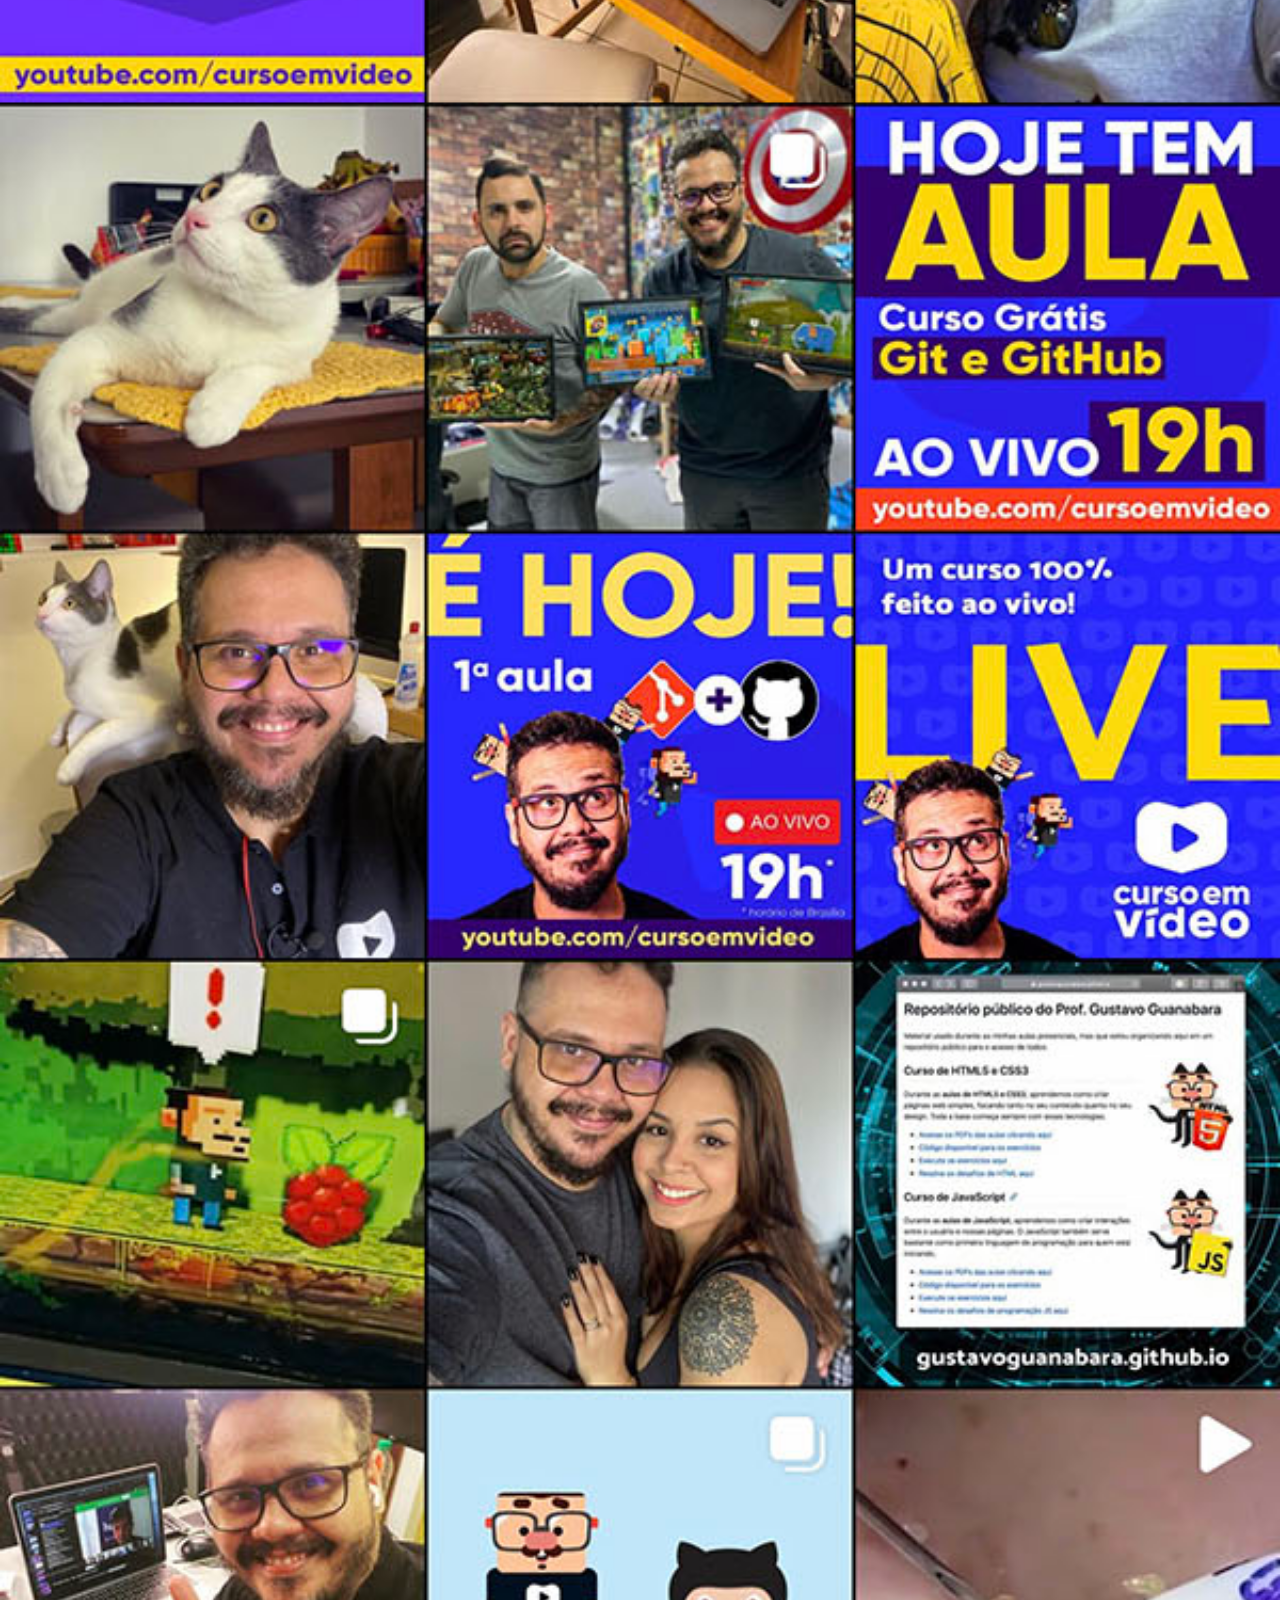
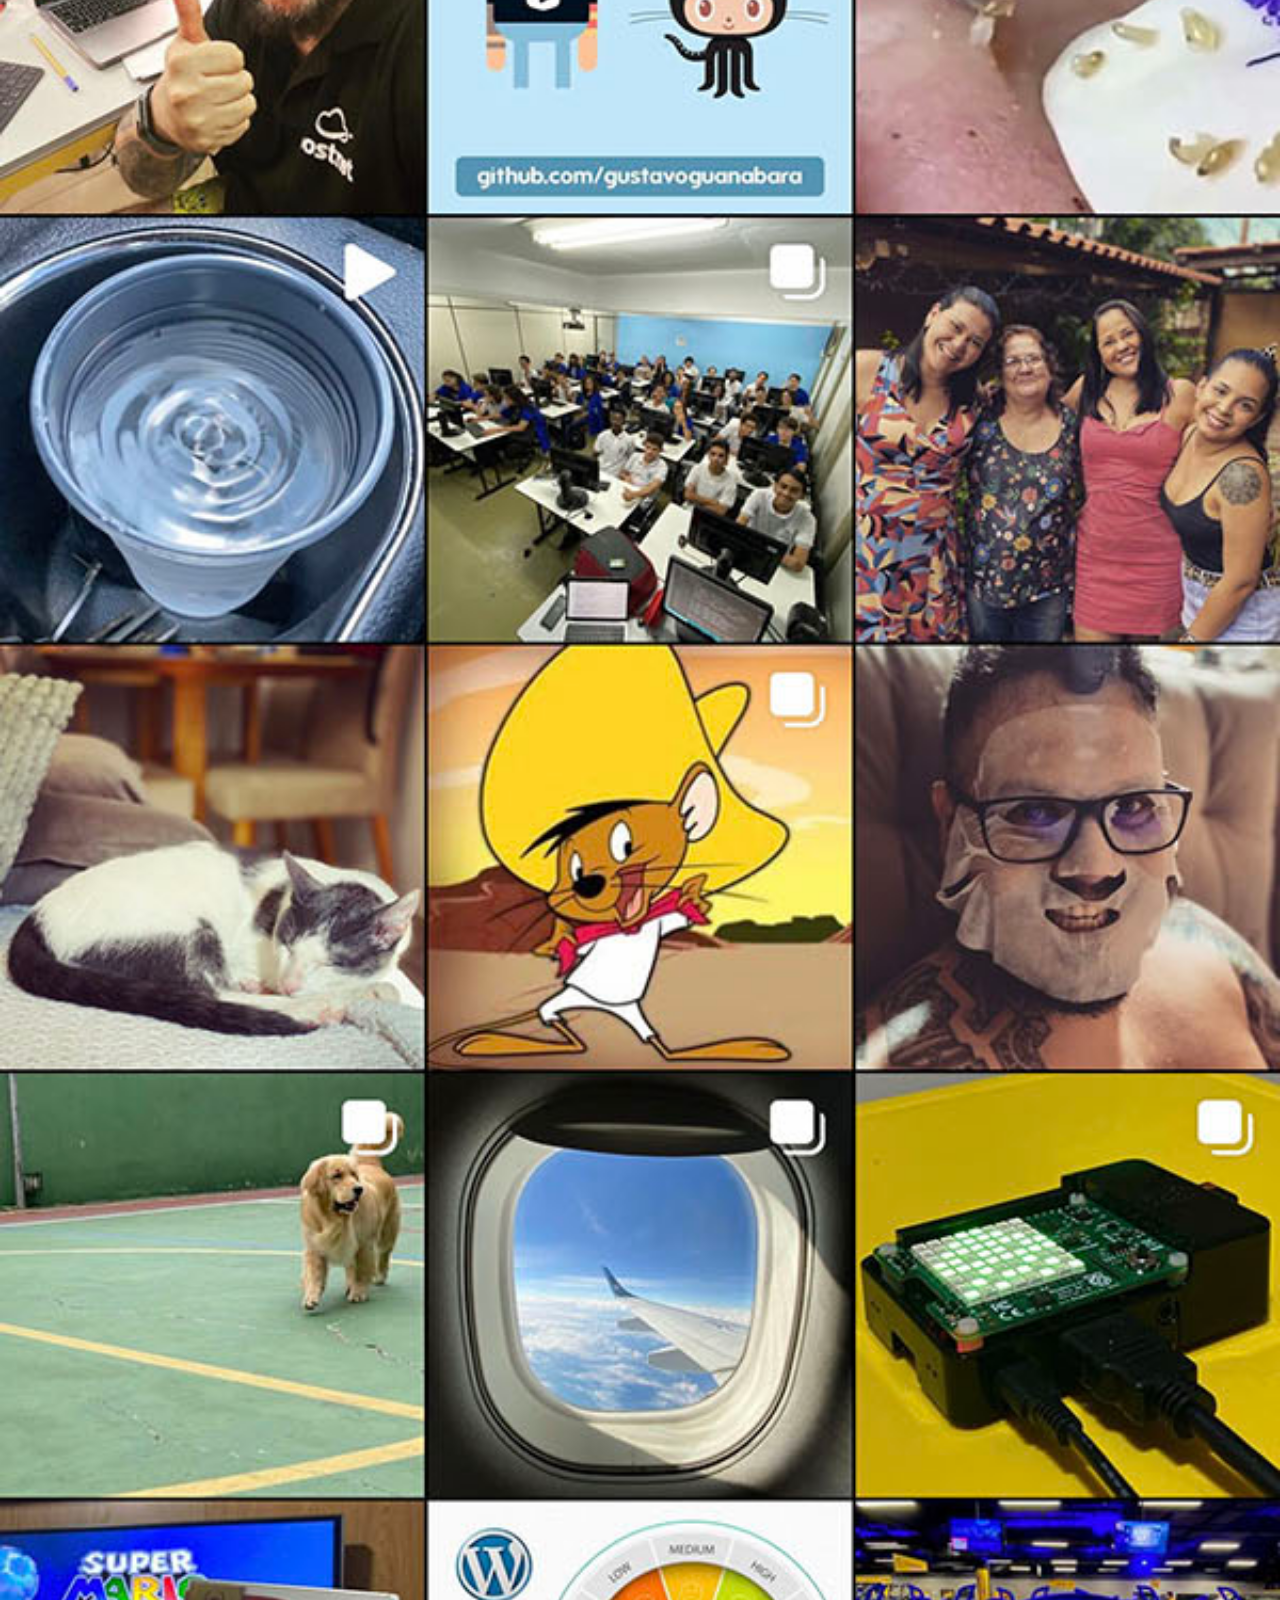
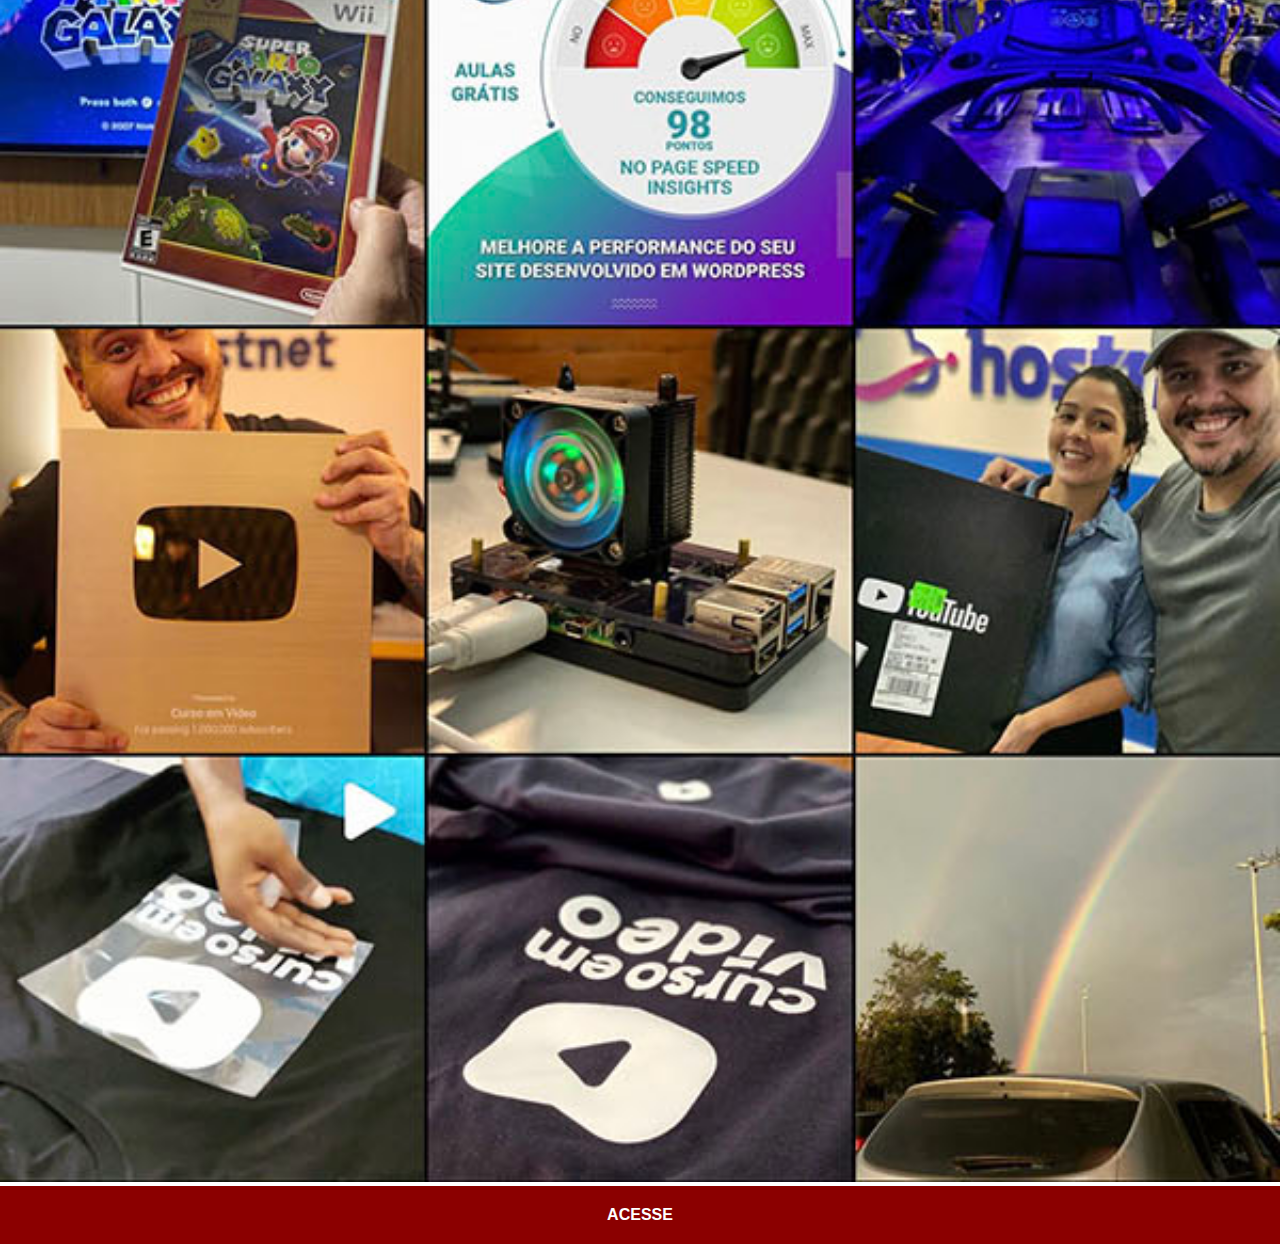
<file: instagram.html>
<!DOCTYPE html>
<html lang="pt-br">
<head>
    <meta charset="UTF-8">
    <meta name="viewport" content="width=device-width, initial-scale=1.0">
    <title>Instagram</title>
    <link rel="stylesheet" href="estilos/social.css">
</head>
<body>
    <img src="imagens/tela-instagram.jpg" alt="Instagram">
    <a href="https://www.instagram.com/gustavoguanabara/">ACESSE</a>
</body>
</html>
</file>
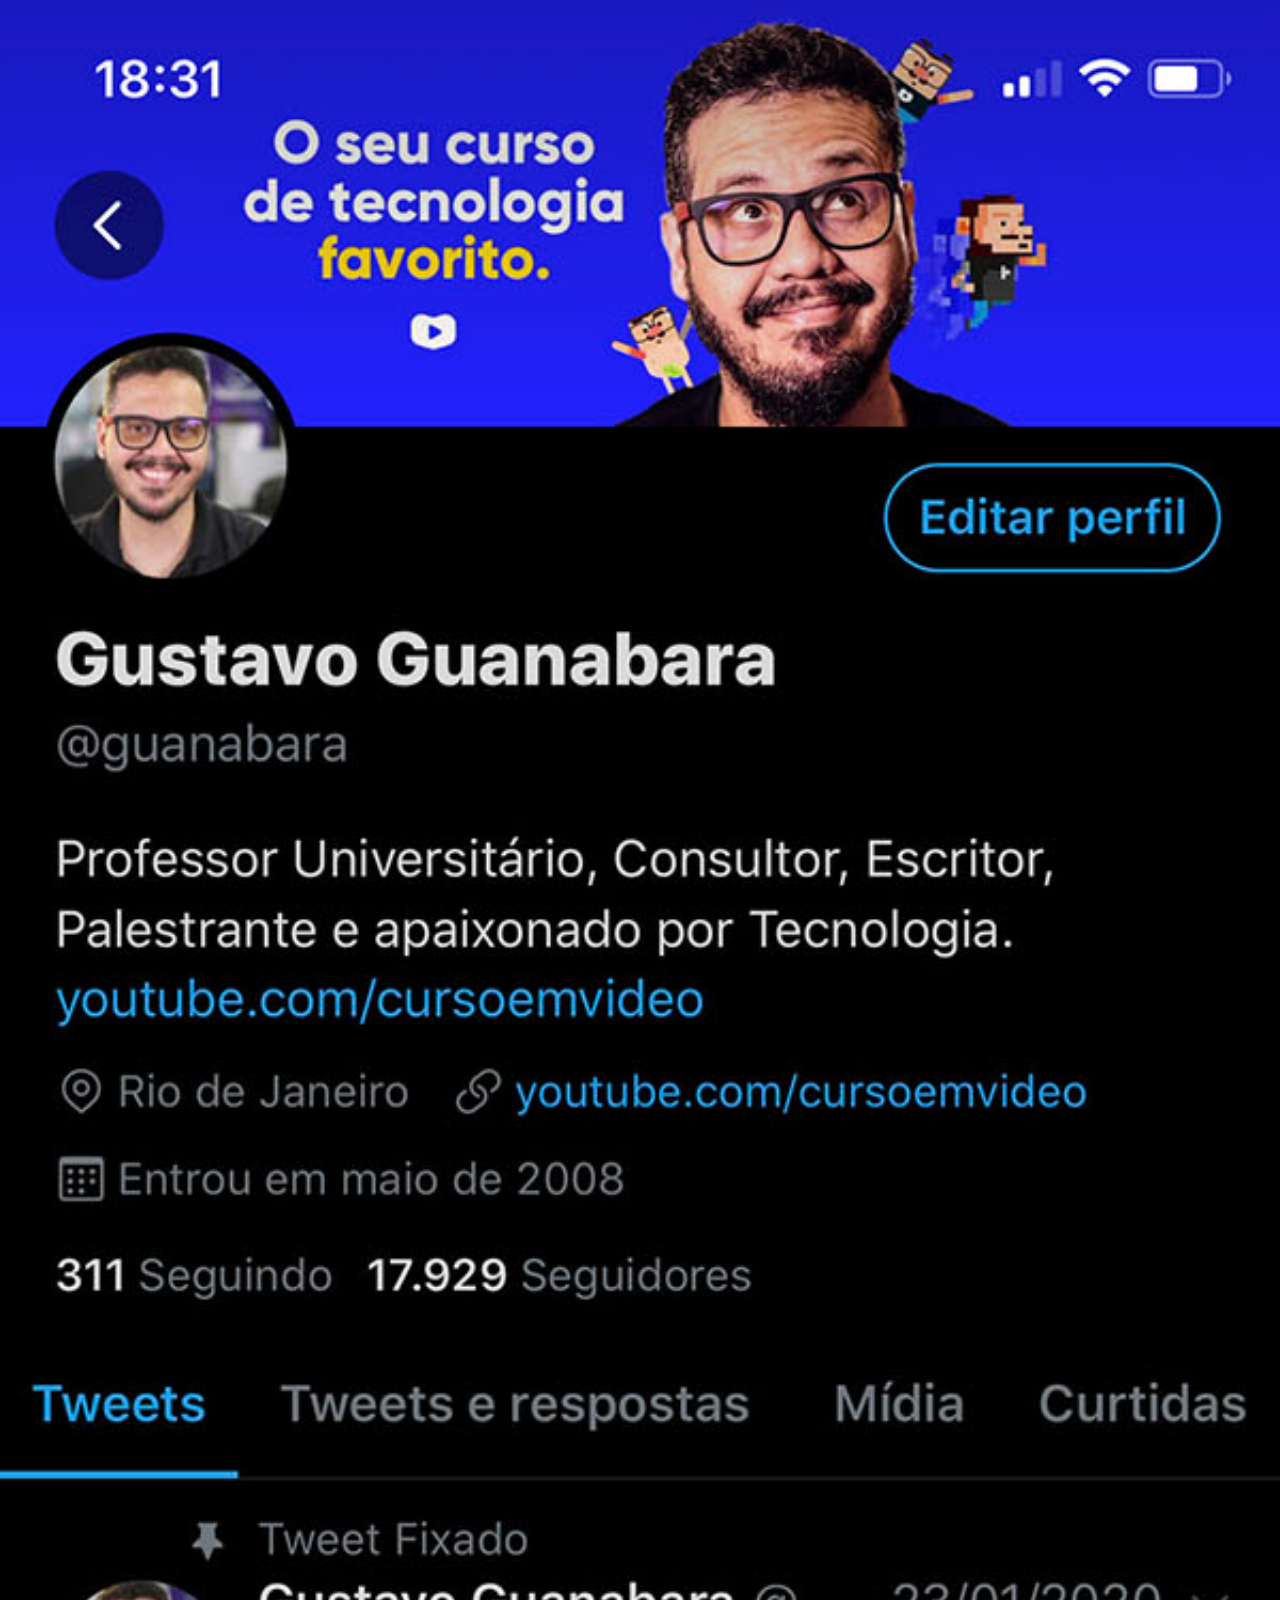
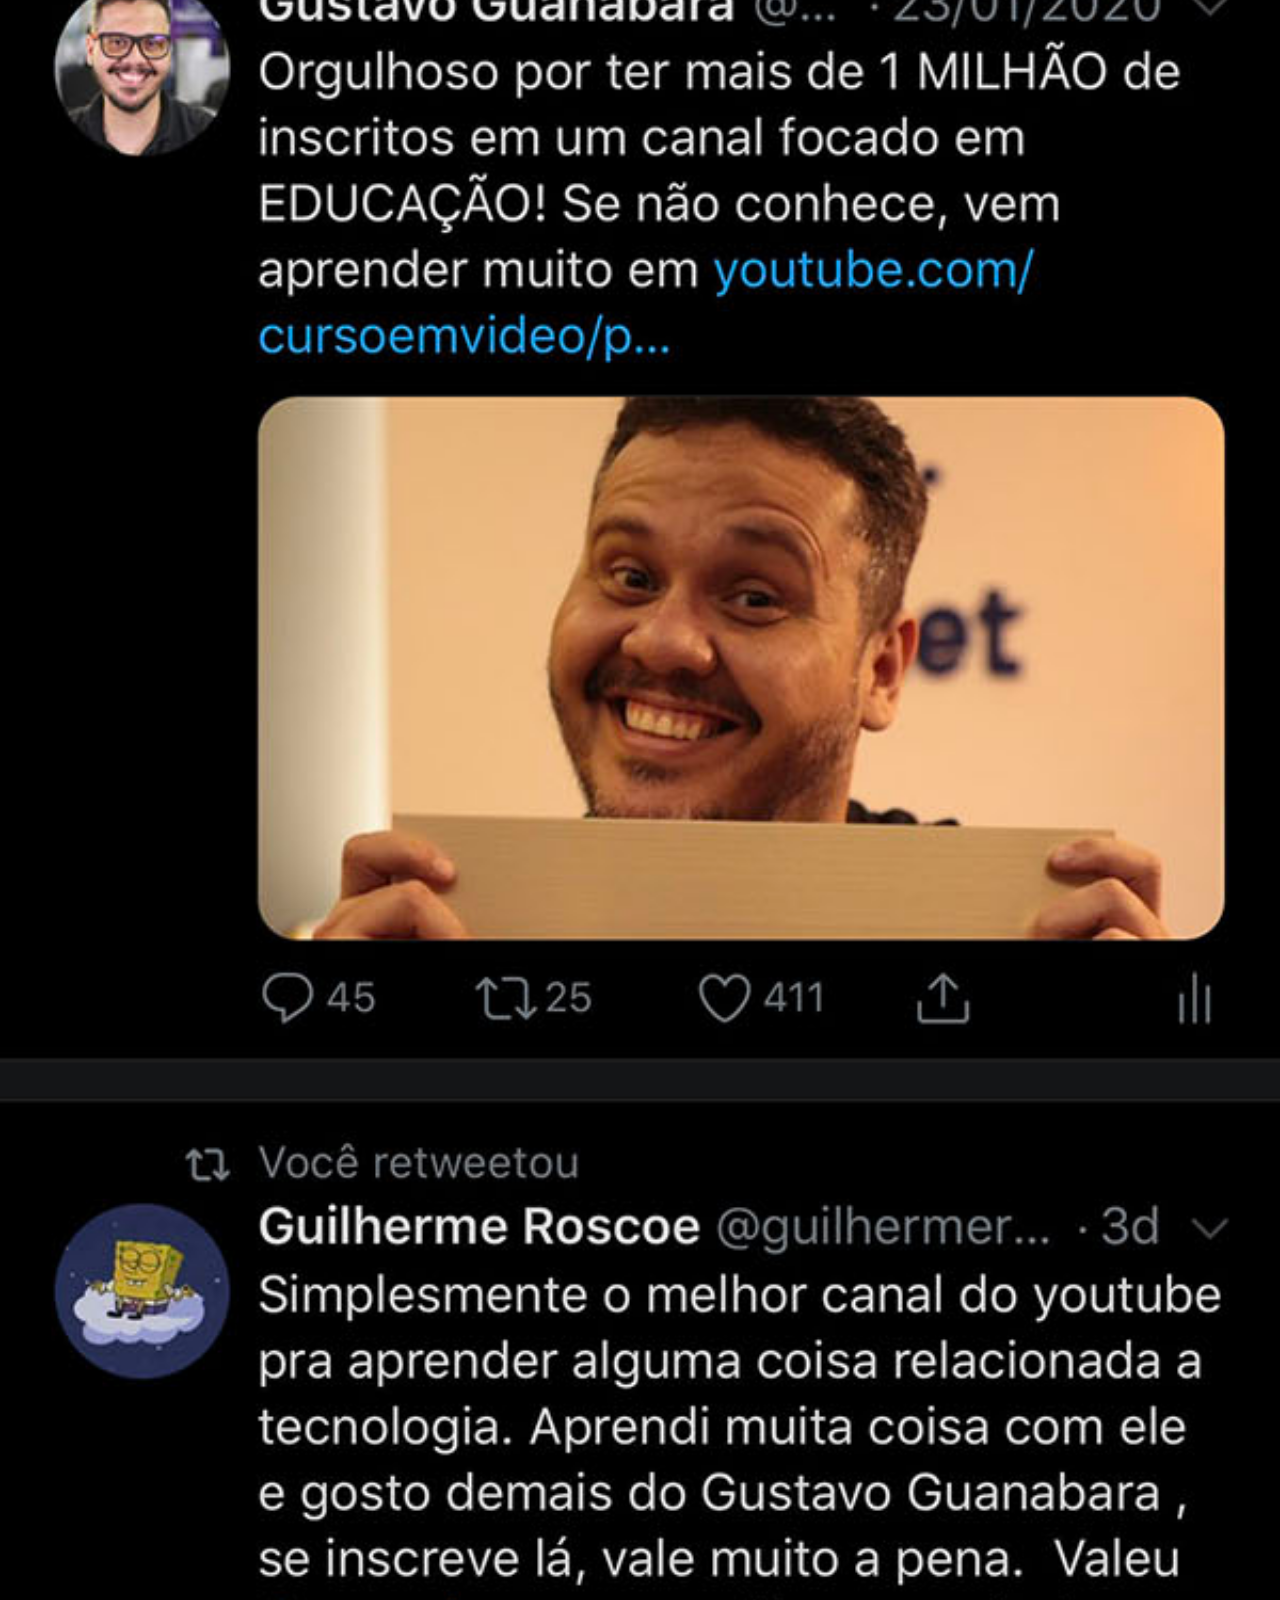
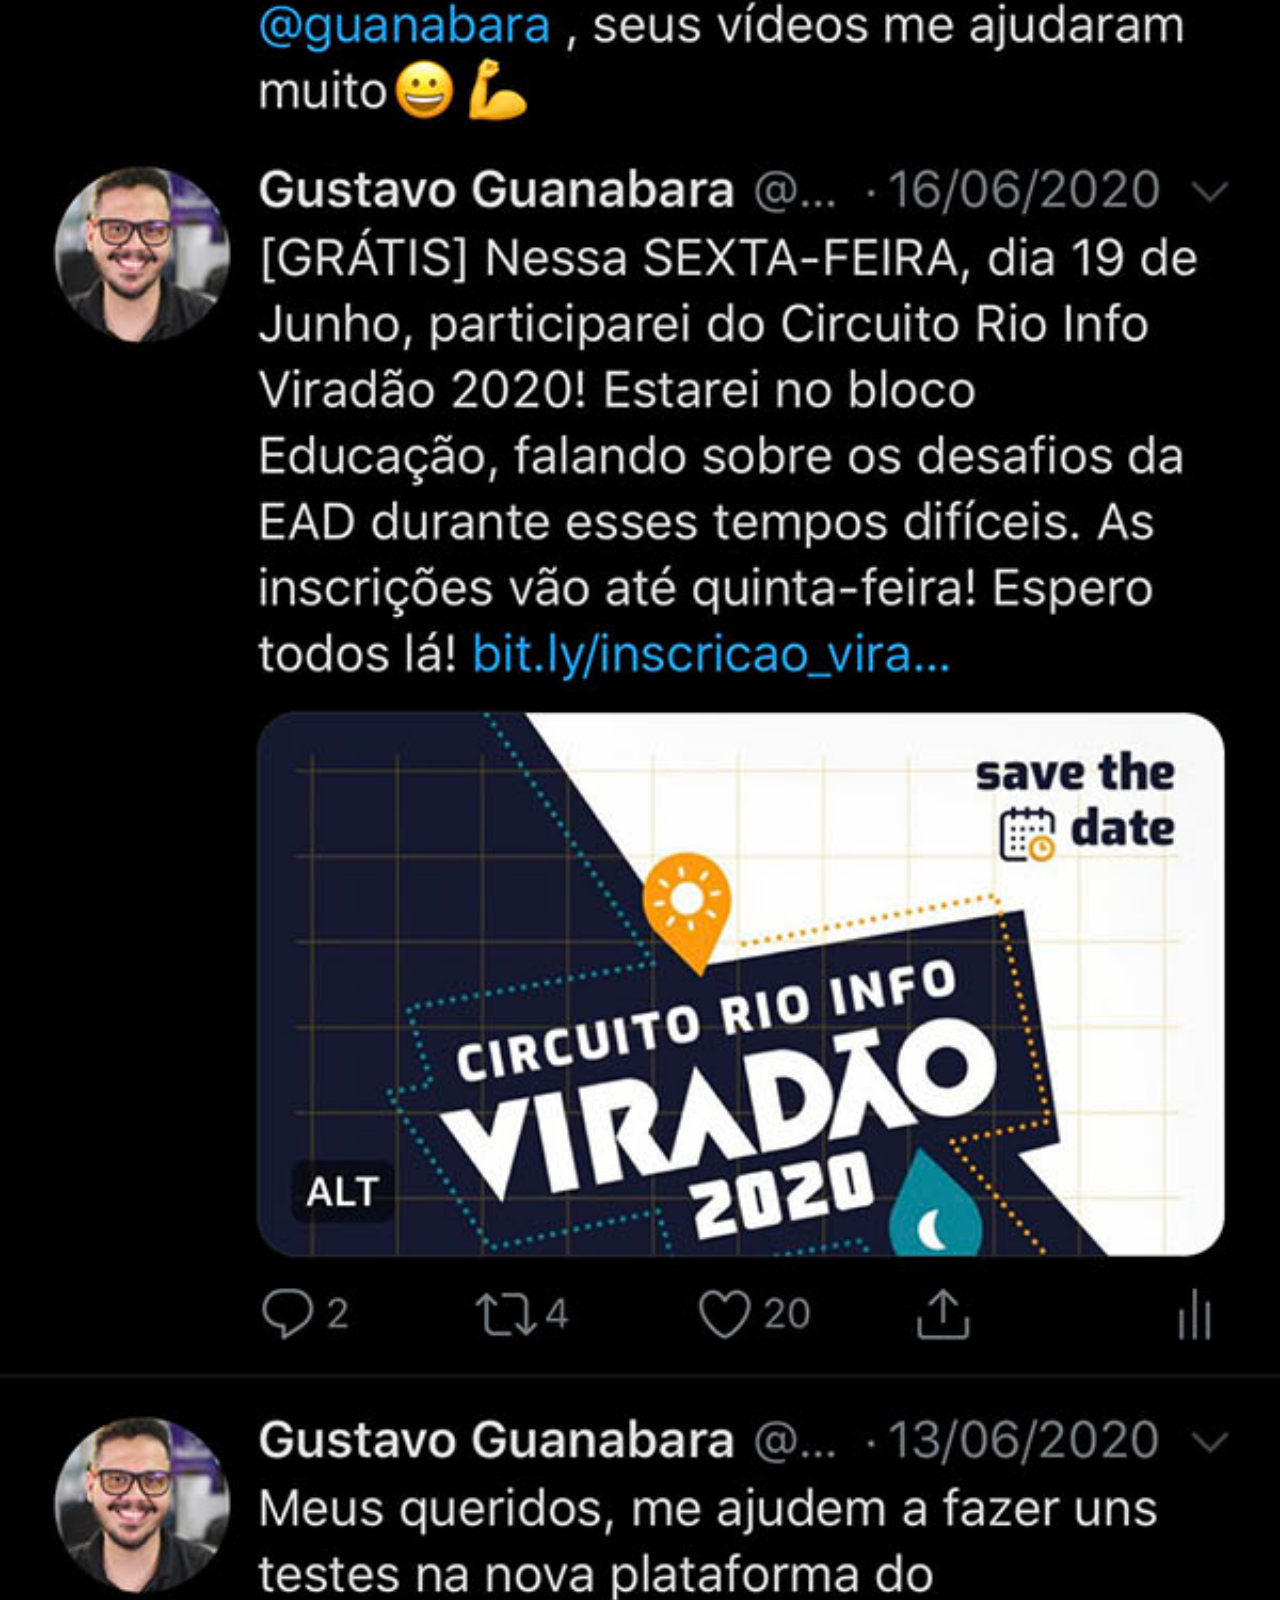
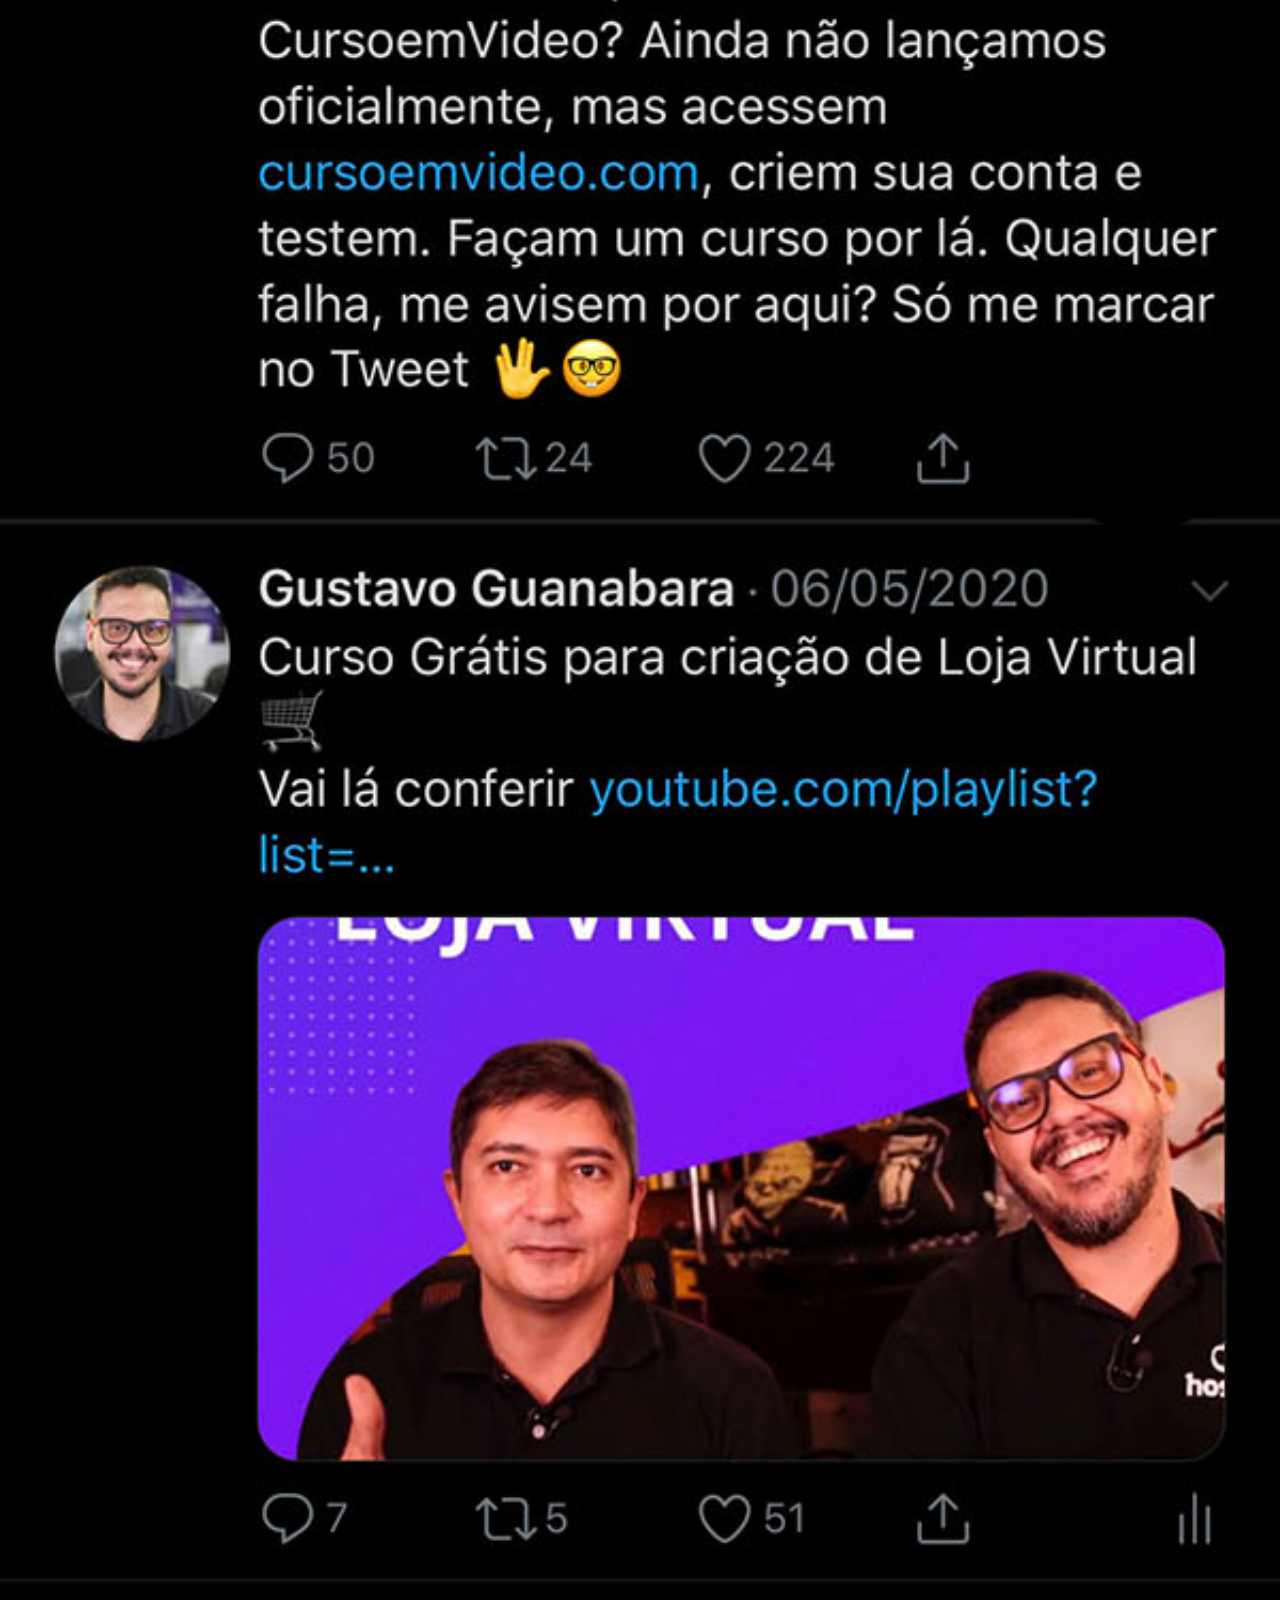
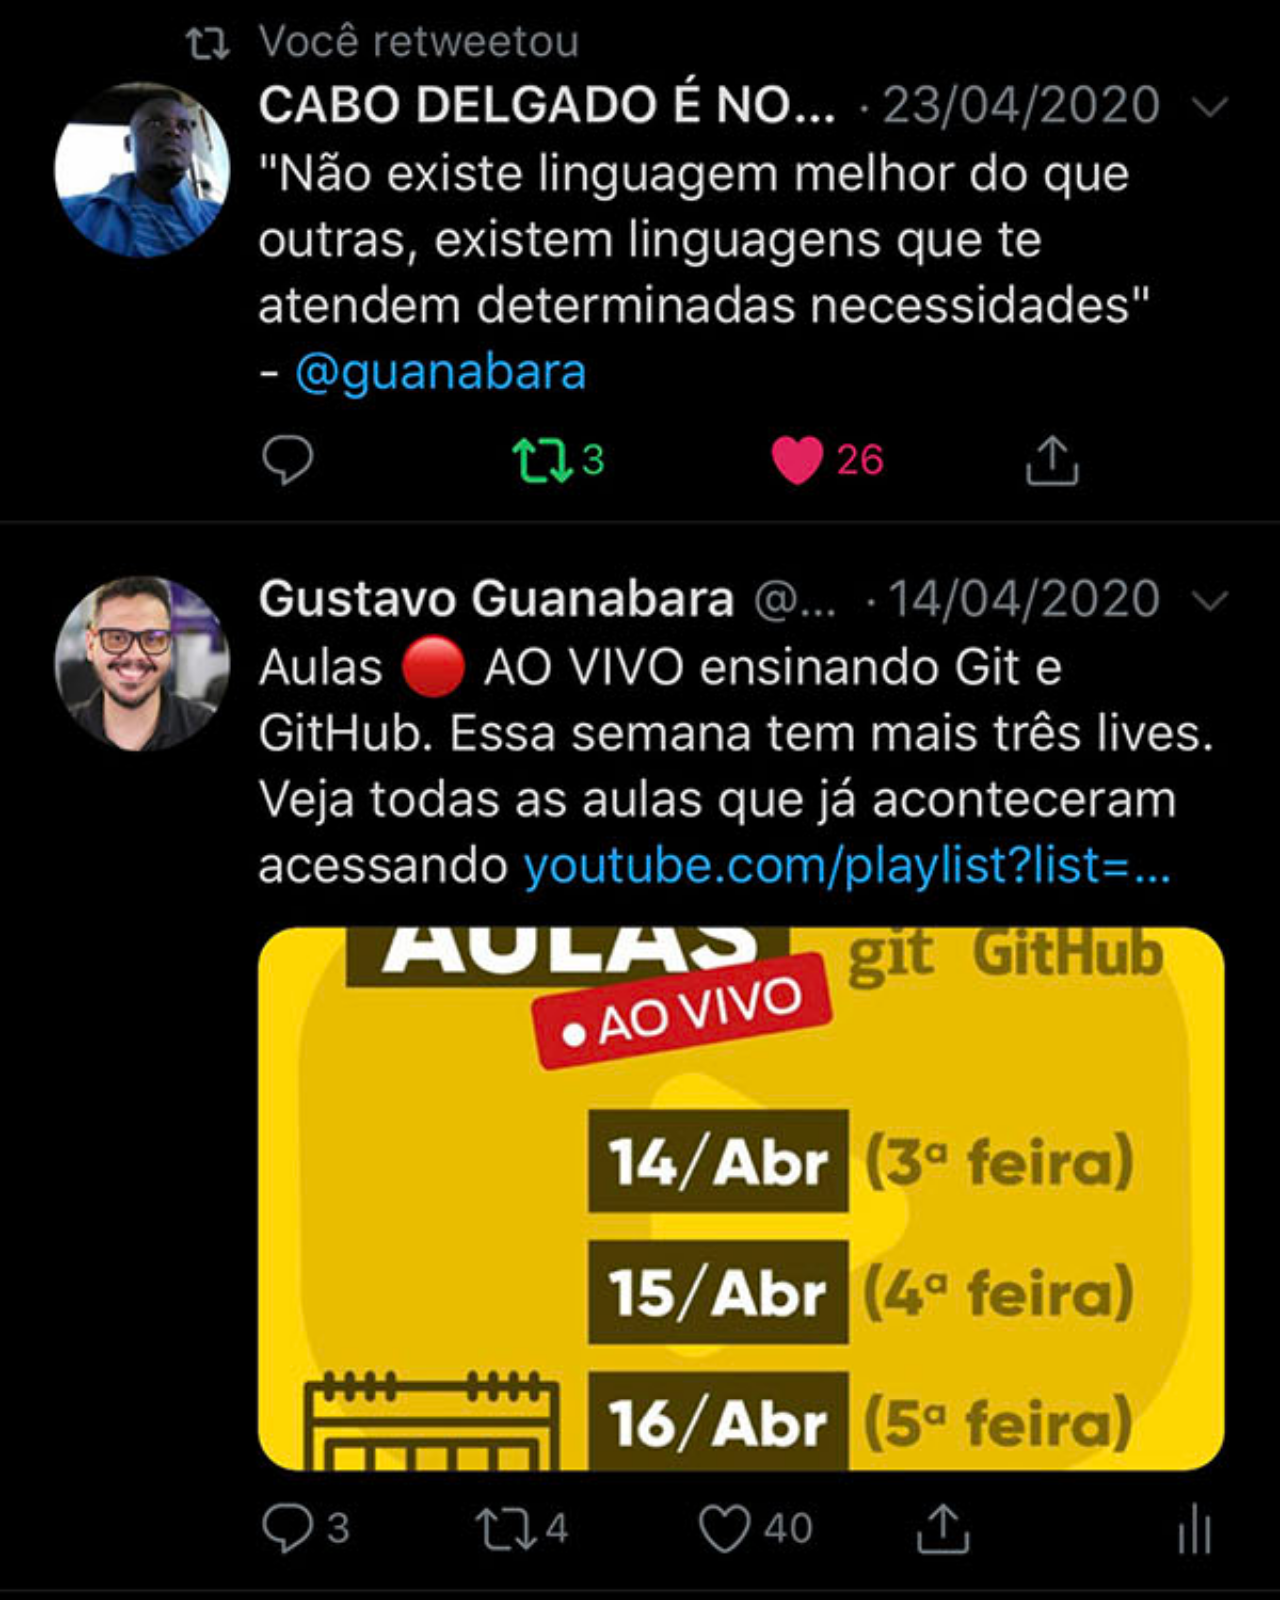
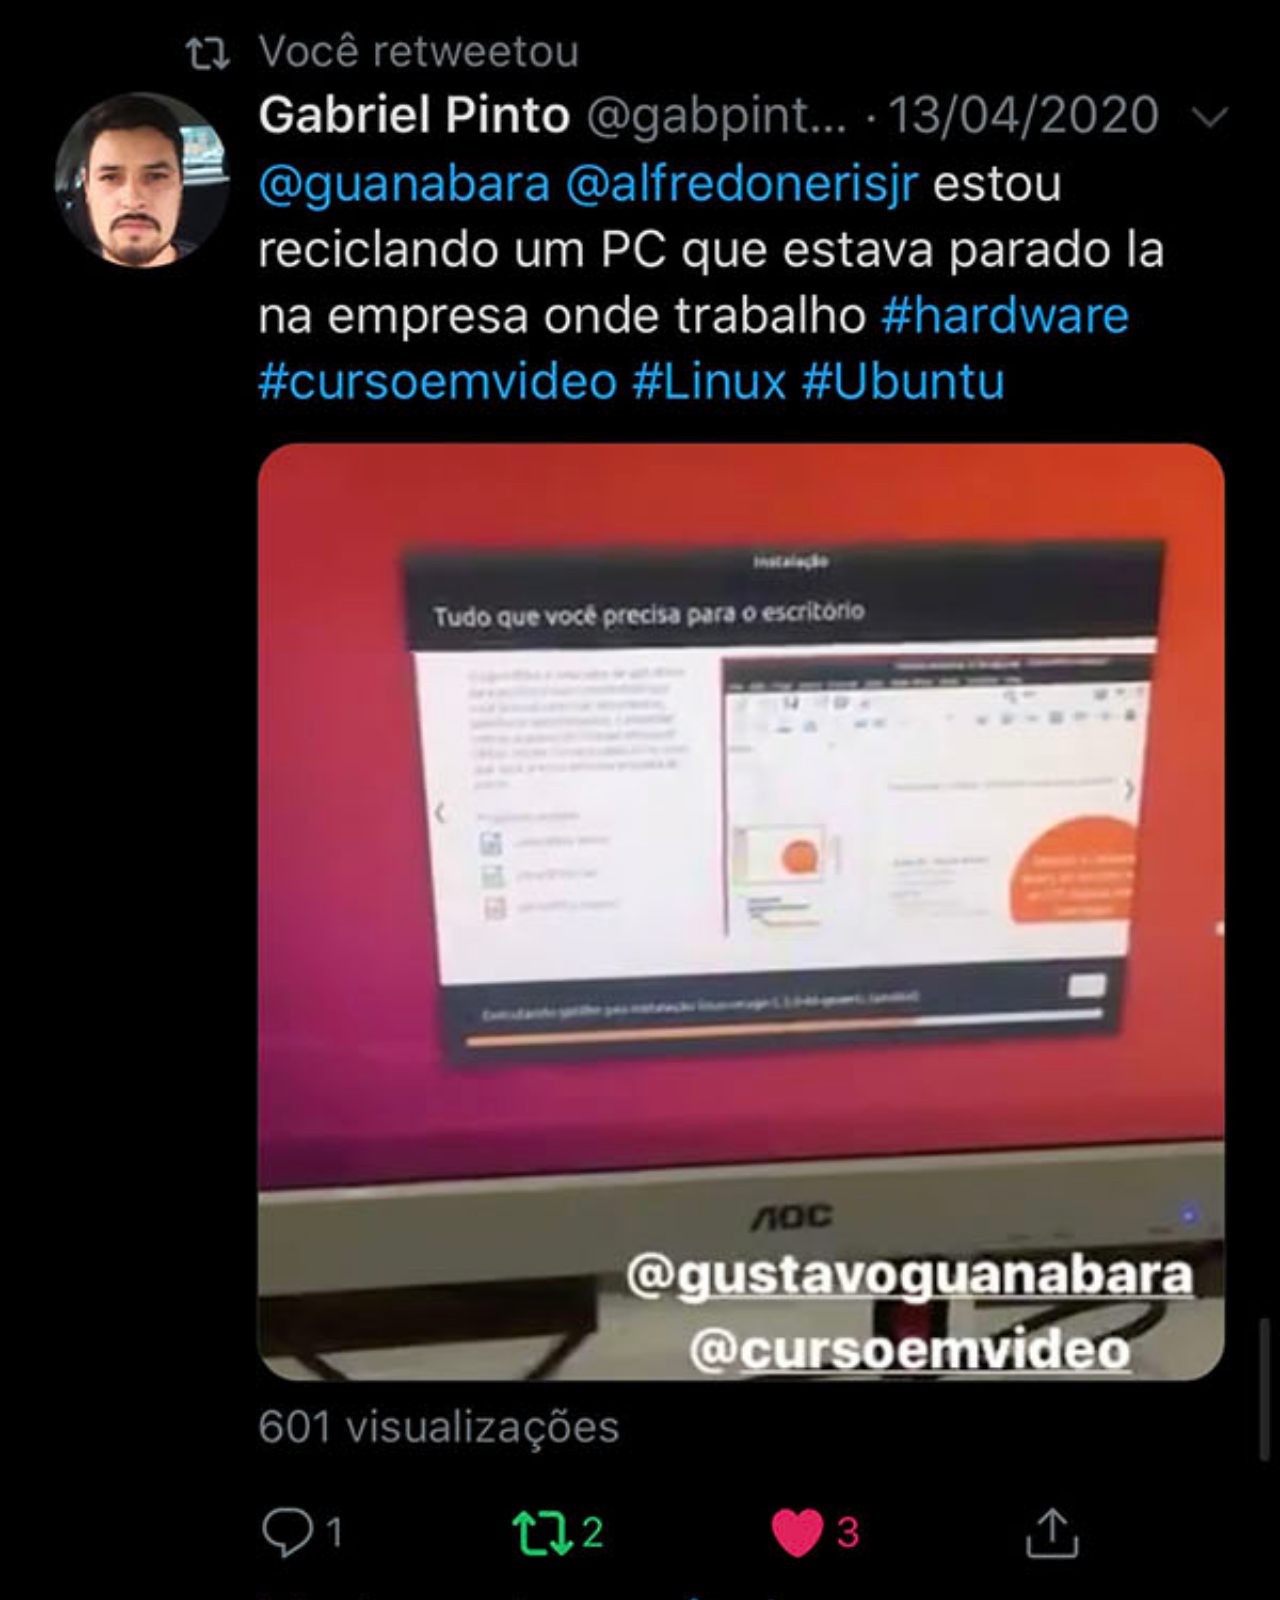
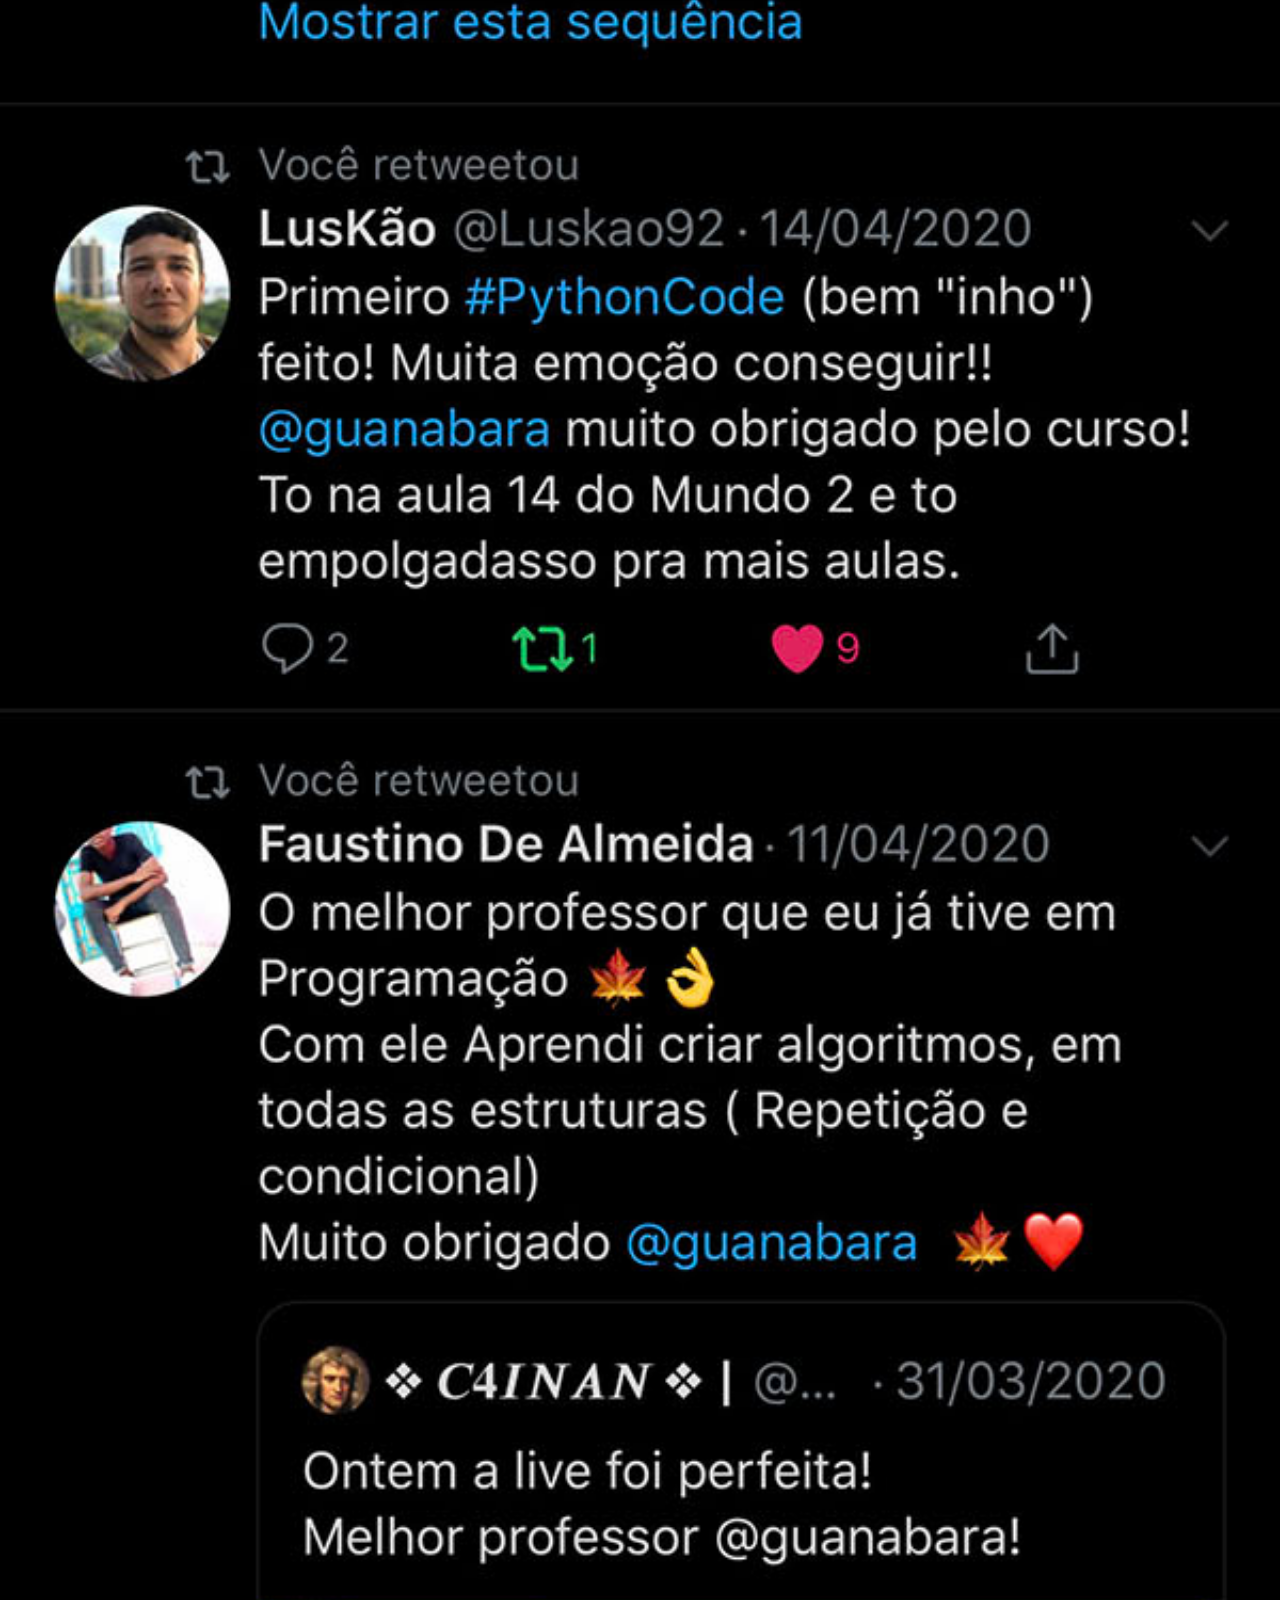
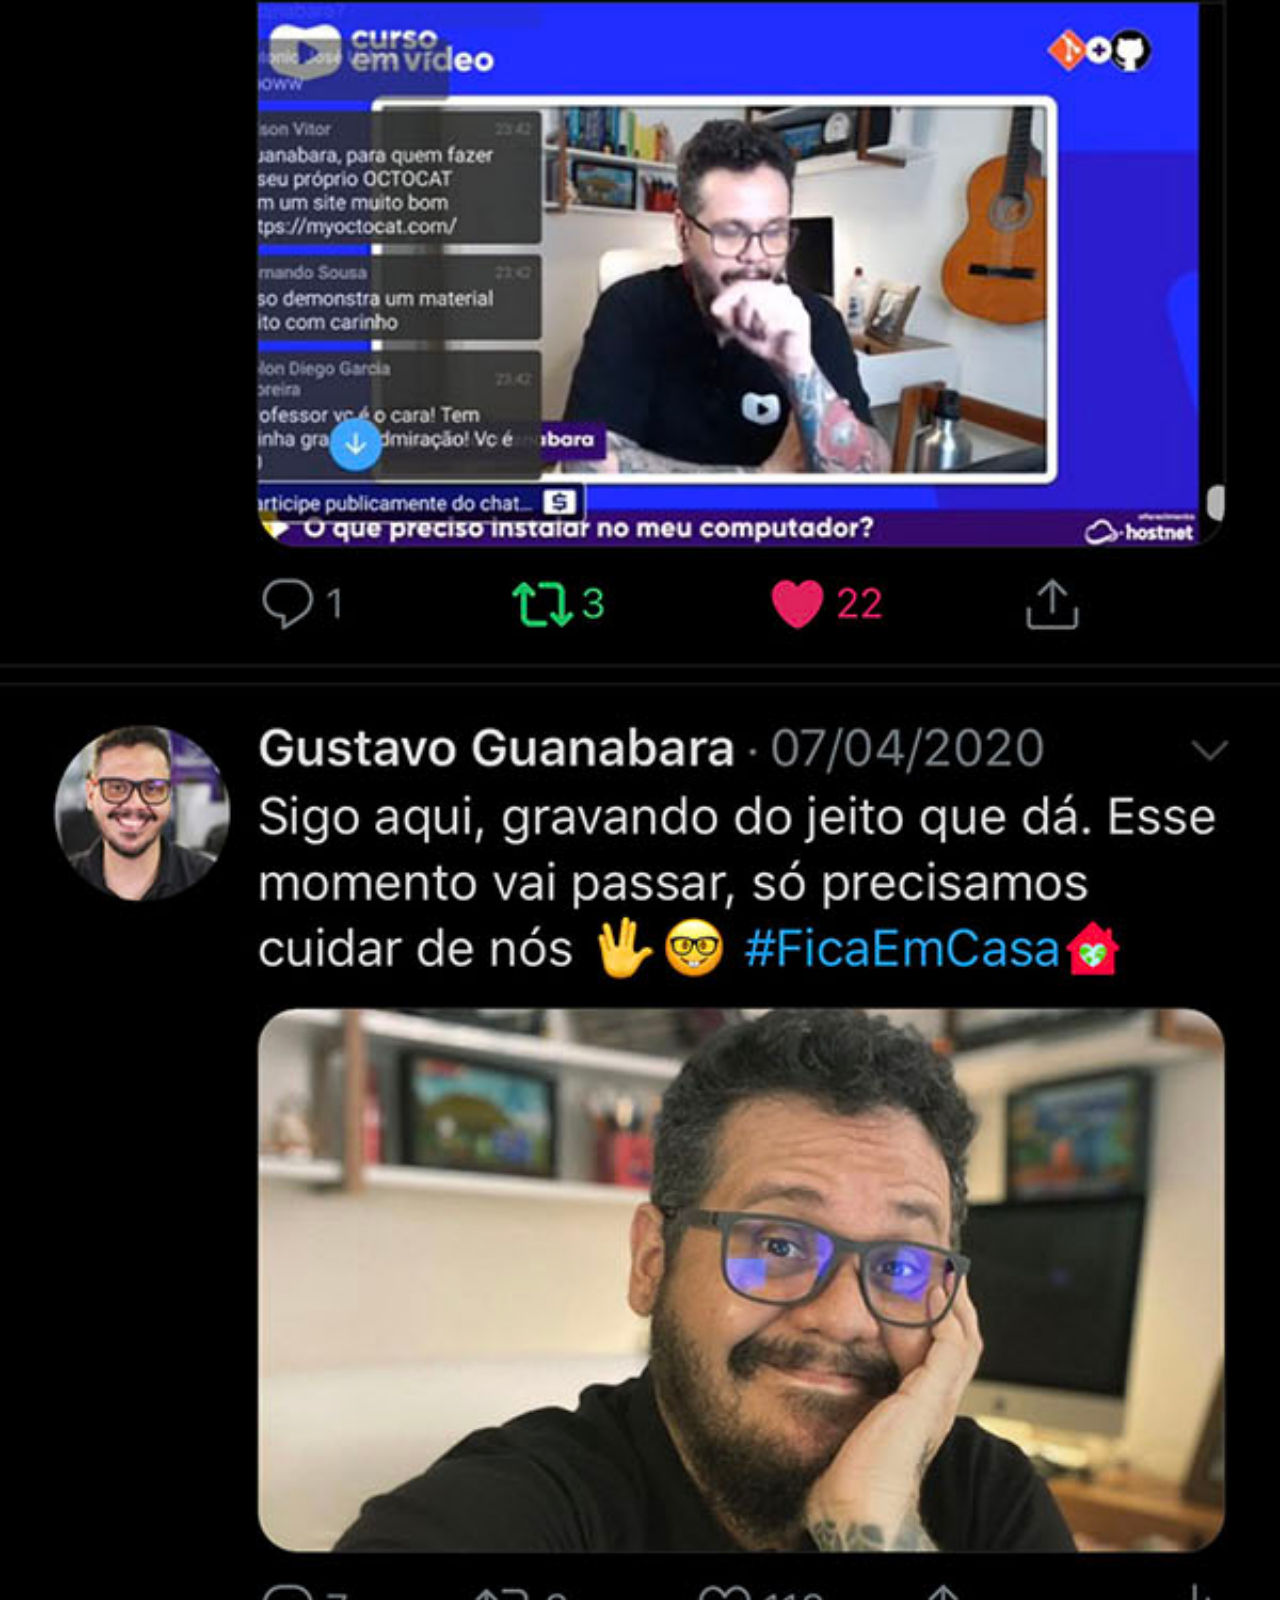
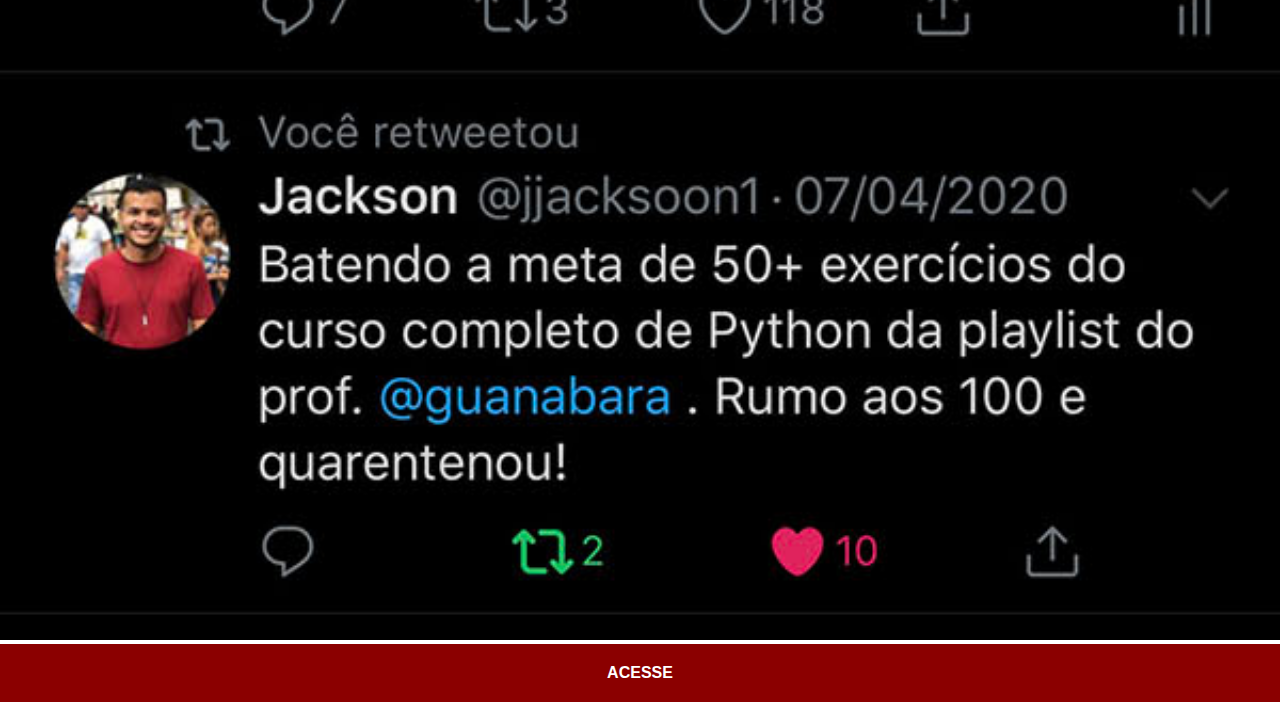
<file: twitter.html>
<!DOCTYPE html>
<html lang="pt-br">
<head>
    <meta charset="UTF-8">
    <meta name="viewport" content="width=device-width, initial-scale=1.0">
    <title>Twitter</title>
    <link rel="stylesheet" href="estilos/social.css">
</head>
<body>
    <img src="imagens/tela-twitter.jpg" alt="Twitter">
    <a href="https://x.com/guanabara">ACESSE</a>
</body>
</html>
</file>
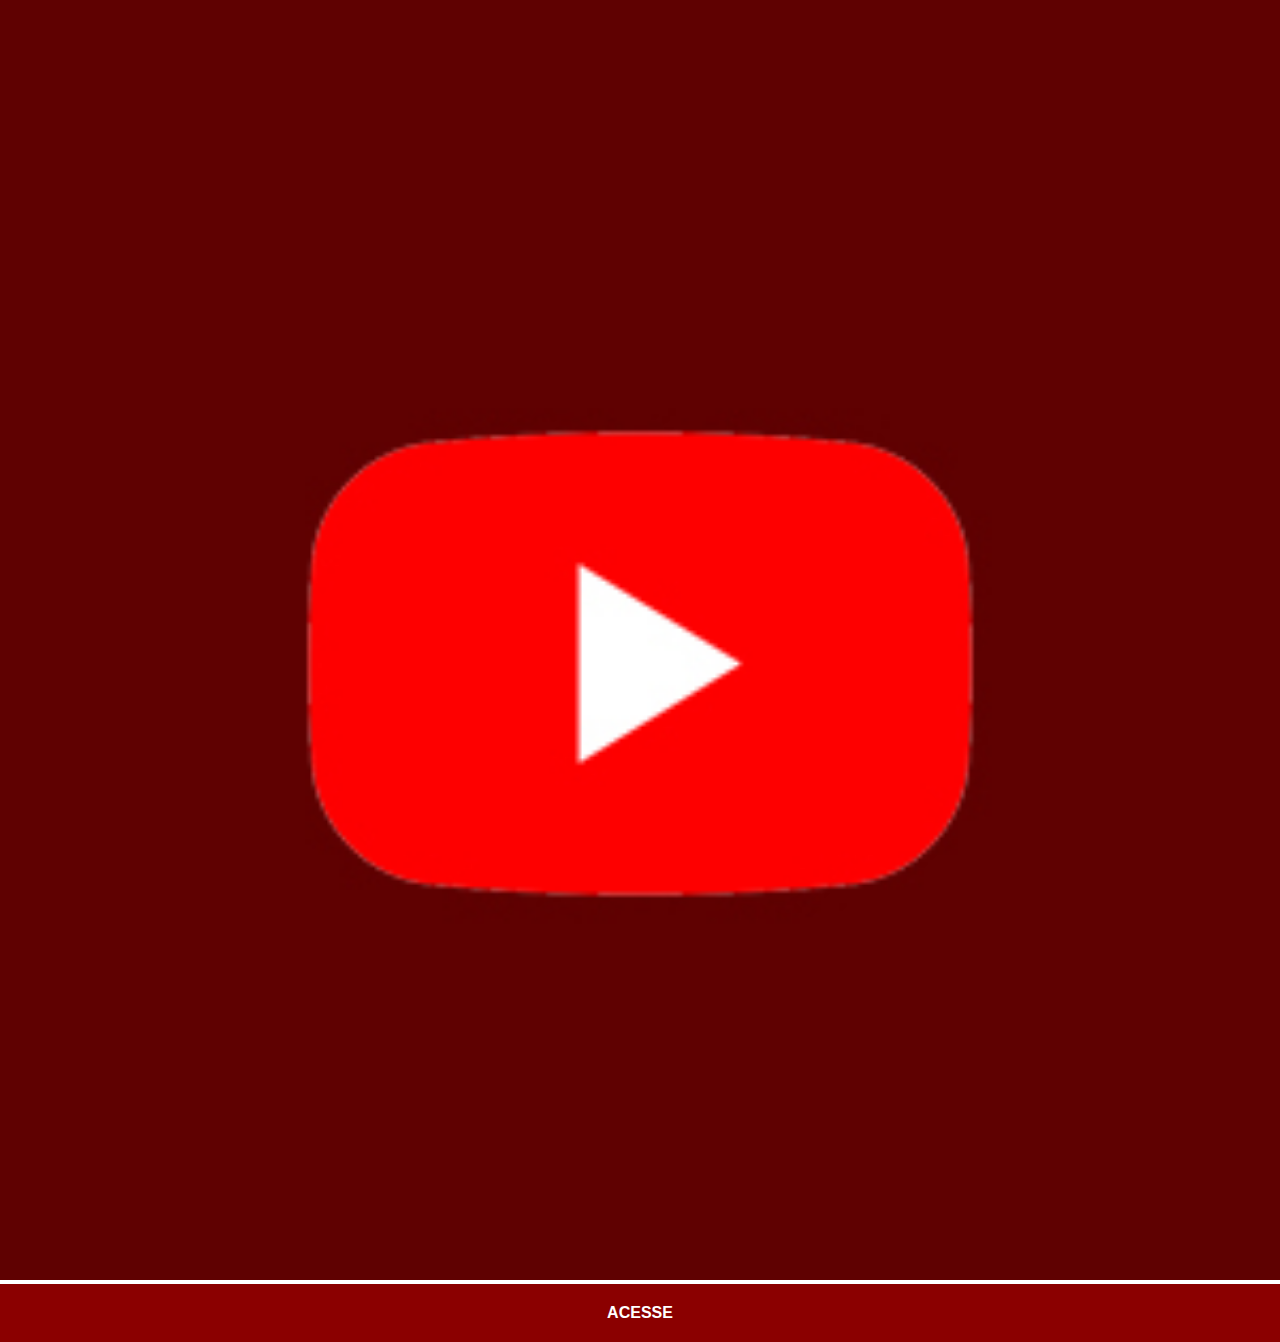
<file: youtube.html>
<!DOCTYPE html>
<html lang="pt-br">
<head>
    <meta charset="UTF-8">
    <meta name="viewport" content="width=device-width, initial-scale=1.0">
    <title>Youtube</title>
    <link rel="stylesheet" href="estilos/social.css">
</head>
<body>
    <img src="imagens/logo-youtube.jpg" alt="Youtube">
    <a href="https://www.youtube.com/playlist?list=PLHz_AreHm4dkZ9-atkcmcBaMZdmLHft8n" target="_blank">ACESSE</a>
</body>
</html>
</file>
<file: estilos/style.css>
@charset "UTF-8";

* {
    margin: 0px;
    padding: 0px;
    font-family: Arial, Helvetica, sans-serif;
}

html, body {
    height: 100vh;
    width: 100vw;
    background-color: black;
}

body {
    background: url('../imagens/fundo-madeira.jpg') no-repeat top center;
    background-size: cover;
    background-attachment: fixed;
}

main {
    height: 100vh;
    position: relative;
}

section#telefone {
    position: absolute;
    top: 50%;
    left: 50%;
    transform: translate(-50%, -50%);

    height: 627px;
    width: 311px;
    background: url('../imagens/frame-iphone.png') no-repeat;
}

iframe#tela {
    position: relative;
    top: 80px;
    left: 22px;
    width: 269px;
    height: 471px;
}

section#redes-sociais {
    text-align: right;
}

section#redes-sociais img {
    width: 50px;
    margin: 10px;
    border-radius: 50%;
    box-shadow: 2px 2px 5px rgba(0, 0, 0, 0.400);
    box-sizing: border-box;
}

section#redes-sociais img:hover {
    border: 2px solid rgba(255, 255, 255, 0.637);
    transform: translate(-3px, -3px);
    box-shadow: 5px 5px 10px rgba(0, 0, 0, 0.623);
    transition: transform 0.5s, border 4s;
    
}
</file>
<file: estilos/social.css>
@charset 'UTF-8';

* {
    margin: 0px;
    padding: 0px;
    font-family: Arial, Helvetica, sans-serif;
}

::-webkit-scrollbar {
    width: 0px;
    height: 0px;
}

img {
    width: 100vw;
}

a {
    display: block;
    background-color: darkred;
    color: white;
    padding: 20px;
    text-align: center;
    font-weight: bolder;
    text-decoration: none;
}

a:hover {
    background-color: red;
}
</file>
